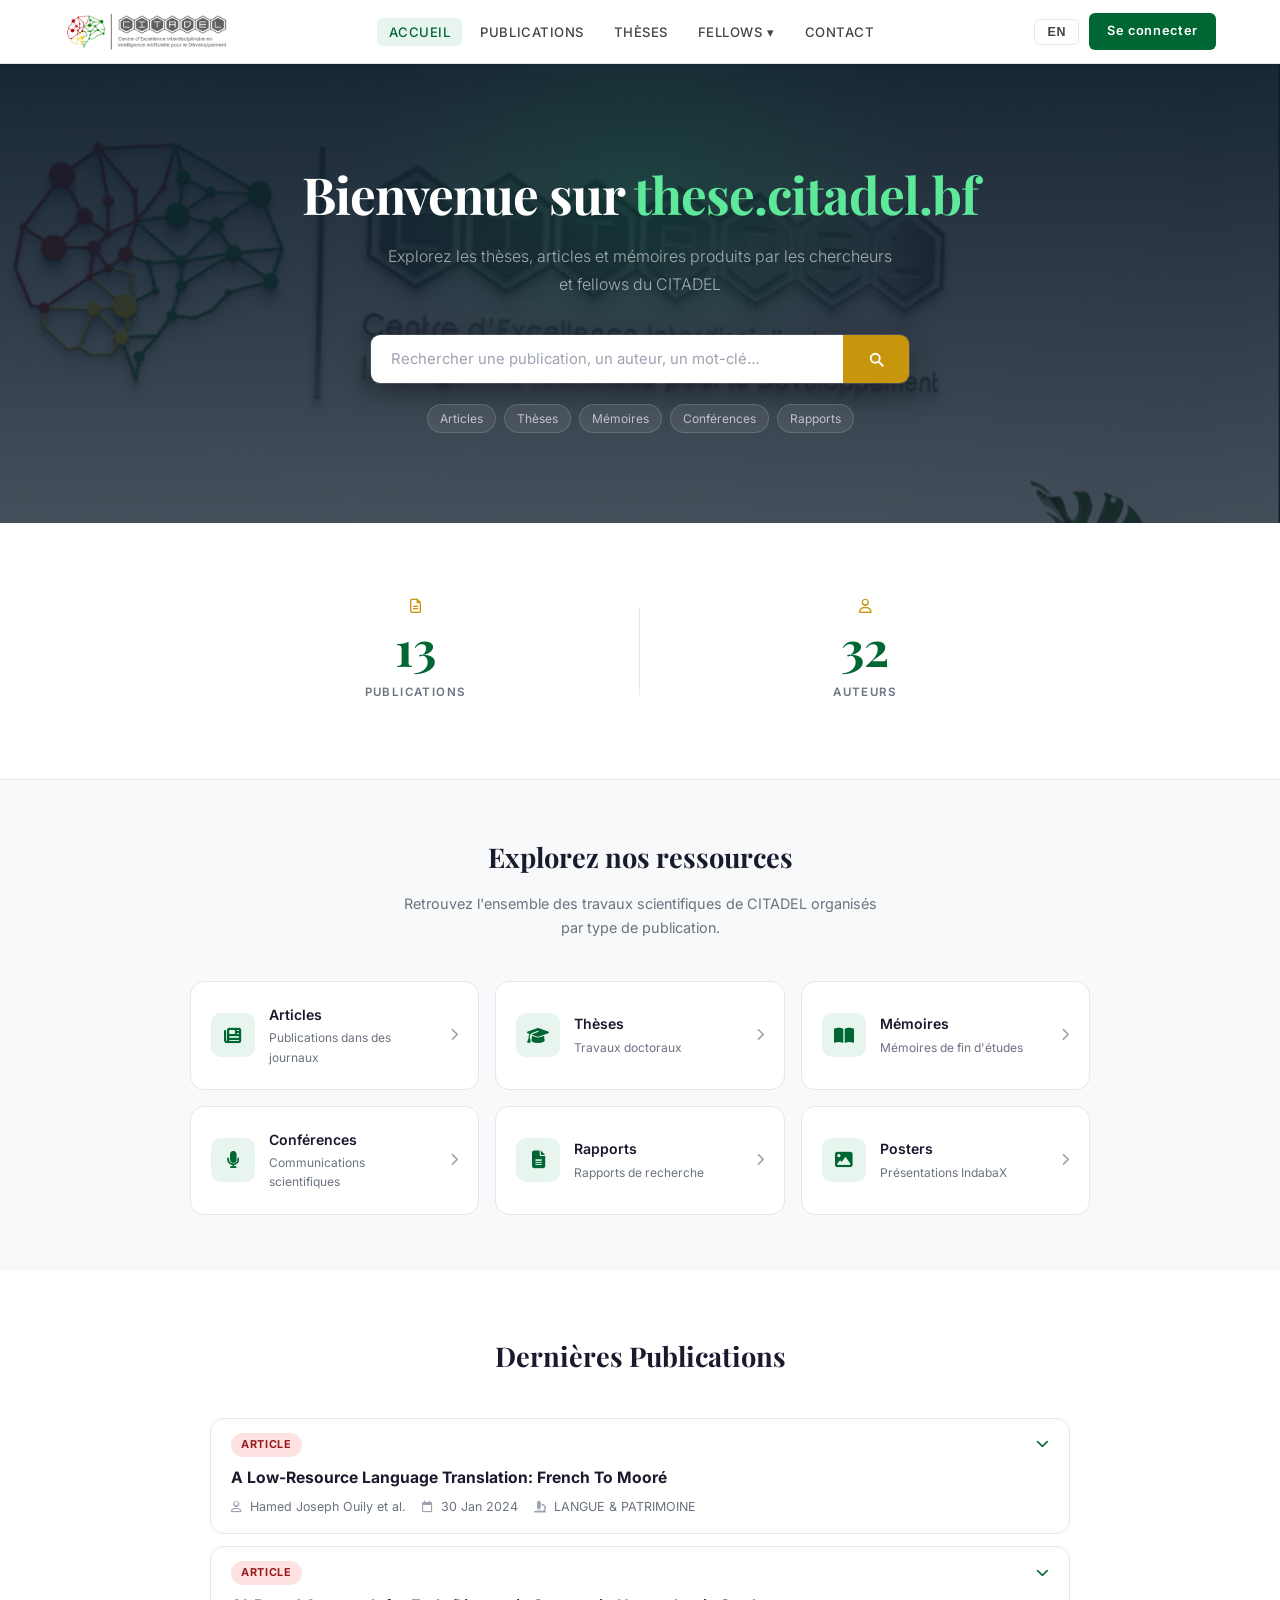
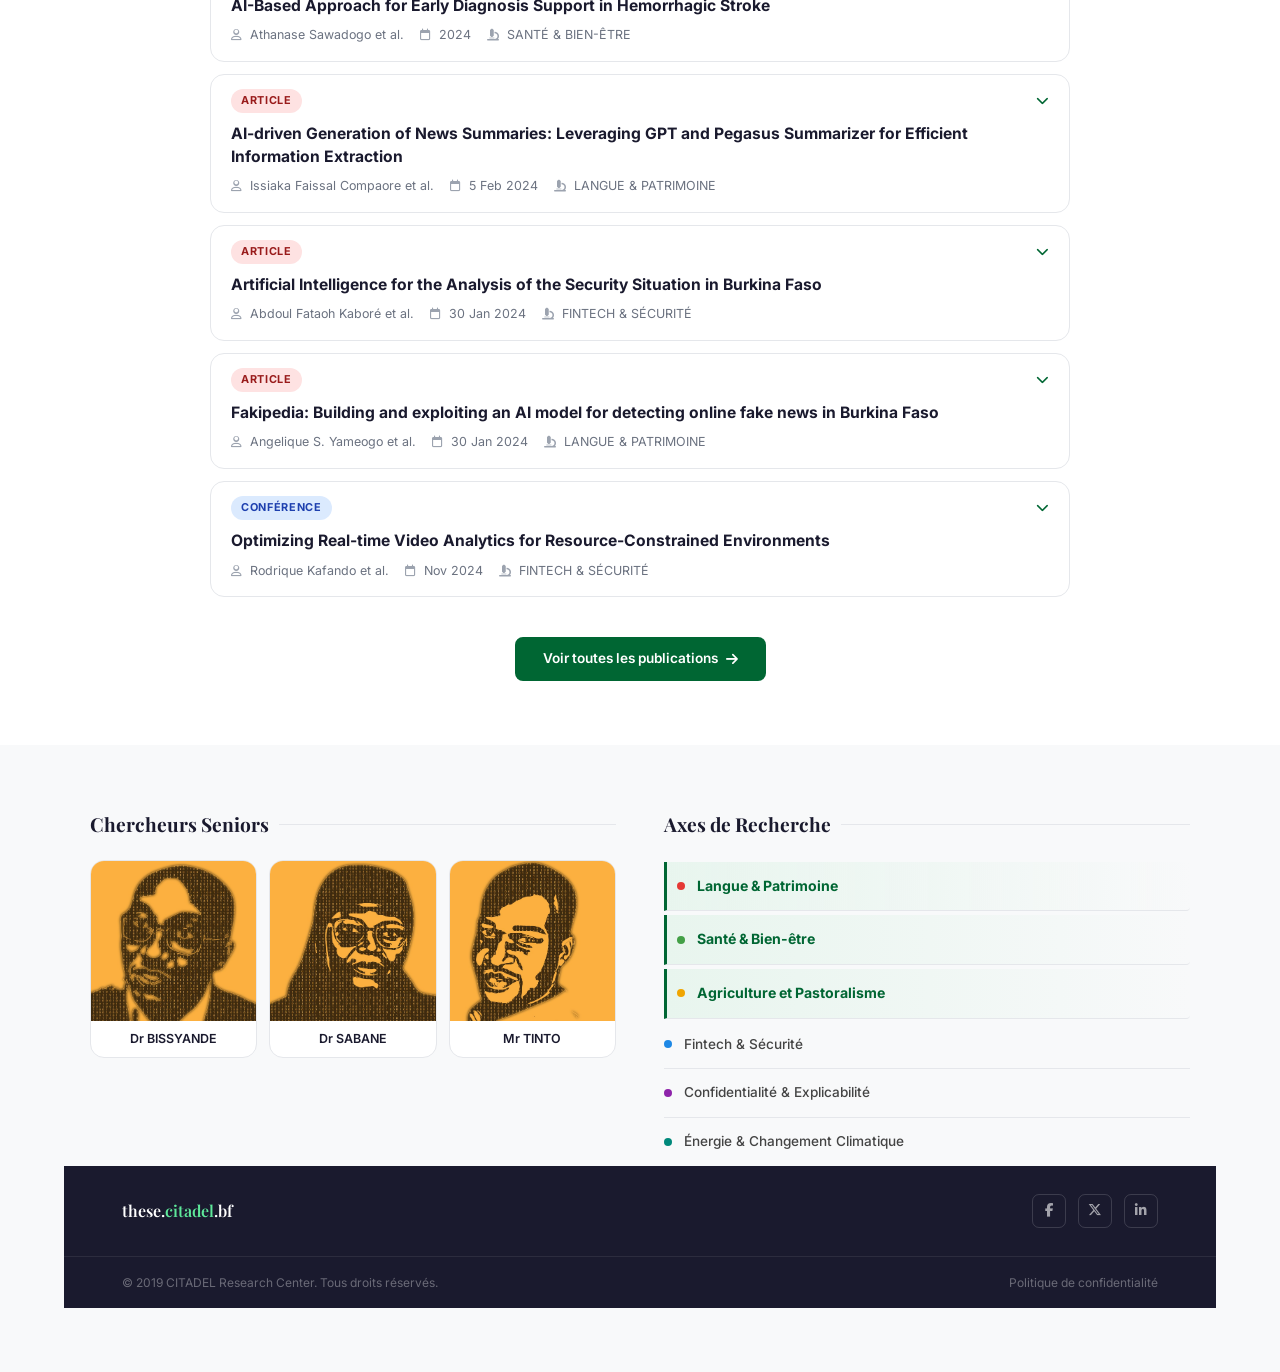
<file: index.html>
<!DOCTYPE html>
<html lang="fr">
<head>
  <meta charset="UTF-8" />
  <meta name="viewport" content="width=device-width, initial-scale=1.0" />
  <title>these.citadel.bf – Portail des publications scientifiques</title>
  <link rel="preconnect" href="https://fonts.googleapis.com" />
  <link rel="preconnect" href="https://fonts.gstatic.com" crossorigin />
  <link href="https://fonts.googleapis.com/css2?family=Inter:wght@300;400;500;600;700&family=Playfair+Display:wght@600;700&display=swap" rel="stylesheet" />
  <link rel="stylesheet" href="https://cdnjs.cloudflare.com/ajax/libs/font-awesome/6.5.0/css/all.min.css" />

  <style>
    /* ── Reset & Variables ── */
    *, *::before, *::after { box-sizing: border-box; margin: 0; padding: 0; }
    html { scroll-behavior: smooth; }

    :root {
      --green:        #006633;
      --green-light:  #008844;
      --green-pale:   #e8f5ee;
      --gold:         #C8960C;
      --gold-light:   #f0b429;
      --dark:         #1A1A2E;
      --gray-dark:    #444;
      --gray:         #6B7280;
      --gray-light:   #9CA3AF;
      --border:       #E5E7EB;
      --bg:           #F8F9FA;
      --white:        #ffffff;
      --hero-bg:      #0D1B2A;
      --shadow-sm:    0 1px 3px rgba(0,0,0,.08);
      --shadow:       0 4px 16px rgba(0,0,0,.10);
      --shadow-lg:    0 12px 40px rgba(0,0,0,.14);
      --radius:       8px;
      --radius-lg:    14px;
    }

    body {
      font-family: 'Inter', sans-serif;
      color: var(--dark);
      background: var(--white);
      font-size: 15px;
      line-height: 1.6;
      overflow-x: hidden;
    }
    a { text-decoration: none; color: inherit; }
    img { max-width: 100%; display: block; }

    /* ── NAVBAR ── */
    .navbar {
      position: sticky;
      top: 0;
      z-index: 200;
      background: var(--white);
      border-bottom: 1px solid var(--border);
      height: 64px;
      display: flex;
      align-items: center;
      padding: 0 5%;
      justify-content: space-between;
      box-shadow: var(--shadow-sm);
    }
    .navbar-logo {
      display: flex;
      align-items: center;
      gap: 10px;
    }
    .logo-img { height: 40px; width: auto; object-fit: contain; }

    .navbar-nav {
      display: flex;
      align-items: center;
      gap: 6px;
      list-style: none;
    }
    .navbar-nav a {
      font-size: .82rem;
      font-weight: 500;
      letter-spacing: .04em;
      text-transform: uppercase;
      color: var(--gray-dark);
      padding: 6px 12px;
      border-radius: 6px;
      transition: color .2s, background .2s;
    }
    .navbar-nav a:hover,
    .navbar-nav a.active { color: var(--green); background: var(--green-pale); }

    /* Dropdown */
    .nav-dropdown { position: relative; }
    .nav-dropdown-menu {
      display: none;
      position: absolute;
      top: calc(100% + 8px);
      left: 0;
      background: var(--white);
      border: 1px solid var(--border);
      border-radius: var(--radius);
      box-shadow: var(--shadow-lg);
      min-width: 220px;
      overflow: hidden;
      z-index: 300;
    }
    .nav-dropdown:hover .nav-dropdown-menu { display: block; }
    .nav-dropdown-menu a {
      display: flex;
      align-items: center;
      gap: 10px;
      padding: 11px 16px;
      font-size: .83rem;
      color: var(--gray-dark);
      border-bottom: 1px solid var(--border);
      text-transform: none;
      letter-spacing: 0;
      border-radius: 0;
      background: none;
    }
    .nav-dropdown-menu a:last-child { border-bottom: none; }
    .nav-dropdown-menu a:hover { background: var(--green-pale); color: var(--green); }
    .nav-dropdown-menu i { color: var(--green); width: 16px; }

    .navbar-actions {
      display: flex;
      align-items: center;
      gap: 10px;
    }
    .btn-lang {
      background: none;
      border: 1px solid var(--border);
      color: var(--gray-dark);
      padding: 5px 12px;
      border-radius: 6px;
      font-size: .78rem;
      font-weight: 600;
      cursor: pointer;
      letter-spacing: .06em;
      transition: all .2s;
    }
    .btn-lang:hover { border-color: var(--green); color: var(--green); }
    .btn-connect {
      background: var(--green);
      color: var(--white) !important;
      padding: 8px 18px;
      border-radius: 6px;
      font-size: .8rem;
      font-weight: 600;
      letter-spacing: .05em;
      transition: background .2s;
      border: none;
      cursor: pointer;
    }
    .btn-connect:hover { background: var(--green-light); }

    /* Hamburger */
    .menu-toggle {
    display: none;
    background: none;
    border: none;
    cursor: pointer;
    padding: 4px;
    flex-direction: column;
    gap: 5px;
    margin-left: auto;
    }
    .menu-toggle span {
      display: block;
      width: 24px;
      height: 2px;
      background: var(--dark);
      border-radius: 2px;
      transition: transform .3s, opacity .3s;
    }
    .menu-toggle.active span:nth-child(1) { transform: translateY(7px) rotate(45deg); }
    .menu-toggle.active span:nth-child(2) { opacity: 0; }
    .menu-toggle.active span:nth-child(3) { transform: translateY(-7px) rotate(-45deg); }

    /* ── HERO ── */
    .hero {
    position: relative;
    background: 
        linear-gradient(rgba(13,27,42,.95), rgba(13,27,42,.75)),
        url('assets/images/Capture_d.png') center/cover no-repeat;
    overflow: hidden;
    padding: 100px 5% 90px;
    text-align: center;
    }

    /* Grille de points — signature visuelle */
    .hero::before {
      content: '';
      position: absolute;
      inset: 0;
      background-image:
        radial-gradient(circle, rgba(0,102,51,.35) 1px, transparent 1px);
      background-size: 32px 32px;
      pointer-events: none;
    }

    /* Lueur verte subtile */
    .hero::after {
      content: '';
      position: absolute;
      top: -80px;
      left: 50%;
      transform: translateX(-50%);
      width: 600px;
      height: 400px;
      background: radial-gradient(ellipse, rgba(0,136,68,.18) 0%, transparent 70%);
      pointer-events: none;
    }

    .hero-content {
      position: relative;
      z-index: 1;
      max-width: 780px;
      margin: 0 auto;
    }

    .hero-eyebrow {
      display: inline-flex;
      align-items: center;
      gap: 8px;
      background: rgba(0,102,51,.25);
      border: 1px solid rgba(0,102,51,.4);
      color: #5EE89A;
      font-size: .75rem;
      font-weight: 600;
      letter-spacing: .1em;
      text-transform: uppercase;
      padding: 5px 14px;
      border-radius: 20px;
      margin-bottom: 28px;
    }
    .hero-eyebrow::before {
      content: '';
      width: 6px;
      height: 6px;
      background: #5EE89A;
      border-radius: 50%;
      animation: pulse 2s infinite;
    }
    @keyframes pulse {
      0%, 100% { opacity: 1; transform: scale(1); }
      50% { opacity: .5; transform: scale(1.3); }
    }

    .hero h1 {
      font-family: 'Playfair Display', serif;
      font-size: clamp(2rem, 5vw, 3.2rem);
      font-weight: 700;
      color: var(--white);
      line-height: 1.2;
      margin-bottom: 18px;
      letter-spacing: -.02em;
    }
    .hero h1 .accent { color: #5EE89A; }

    .hero p {
      font-size: 1rem;
      color: rgba(255,255,255,.6);
      max-width: 520px;
      margin: 0 auto 36px;
      font-weight: 300;
      line-height: 1.7;
    }

    .hero-search {
      display: flex;
      max-width: 540px;
      margin: 0 auto 20px;
      border-radius: 10px;
      overflow: hidden;
      box-shadow: 0 8px 32px rgba(0,0,0,.3);
      border: 1px solid rgba(255,255,255,.1);
    }
    .hero-search input {
      flex: 1;
      padding: 15px 20px;
      border: none;
      outline: none;
      font-family: 'Inter', sans-serif;
      font-size: .93rem;
      color: var(--dark);
      background: var(--white);
    }
    .hero-search input::placeholder { color: var(--gray-light); }
    .hero-search button {
      background: var(--gold);
      border: none;
      padding: 0 24px;
      cursor: pointer;
      display: flex;
      align-items: center;
      justify-content: center;
      transition: background .2s;
    }
    .hero-search button:hover { background: var(--gold-light); }
    .hero-search button svg { width: 18px; height: 18px; fill: white; }

    .hero-tags {
      display: flex;
      gap: 8px;
      justify-content: center;
      flex-wrap: wrap;
    }
    .hero-tag {
      background: rgba(255,255,255,.08);
      border: 1px solid rgba(255,255,255,.15);
      color: rgba(255,255,255,.65);
      font-size: .75rem;
      padding: 4px 12px;
      border-radius: 20px;
      cursor: pointer;
      transition: all .2s;
    }
    .hero-tag:hover {
      background: rgba(0,102,51,.3);
      border-color: #5EE89A;
      color: #5EE89A;
    }

    /* ── STATS ── */
    .stats-section {
      background: var(--white);
      padding: 56px 5%;
      border-bottom: 1px solid var(--border);
    }
    .stats-inner {
      max-width: 900px;
      margin: 0 auto;
      display: grid;
      grid-template-columns: repeat(2, 1fr);
    }
    .stat-item {
      text-align: center;
      padding: 20px 32px;
      position: relative;
    }
    .stat-item:not(:last-child)::after {
      content: '';
      position: absolute;
      right: 0;
      top: 20%;
      height: 60%;
      width: 1px;
      background: var(--border);
    }
    .stat-num {
      font-family: 'Playfair Display', serif;
      font-size: 3rem;
      font-weight: 700;
      color: var(--green);
      line-height: 1;
      display: block;
      margin-bottom: 8px;
    }
    .stat-label {
      font-size: .72rem;
      font-weight: 600;
      color: var(--gray);
      text-transform: uppercase;
      letter-spacing: .12em;
    }
    .stat-icon {
      display: block;
      font-size: .9rem;
      color: var(--gold);
      margin-bottom: 10px;
    }

    /* ── SECTION TITRE ── */
    .section-header {
      text-align: center;
      margin-bottom: 40px;
    }
    .section-eyebrow {
      font-size: .72rem;
      font-weight: 700;
      letter-spacing: .12em;
      text-transform: uppercase;
      color: var(--gold);
      margin-bottom: 10px;
    }
    .section-title {
      font-family: 'Playfair Display', serif;
      font-size: 1.7rem;
      font-weight: 700;
      color: var(--dark);
      margin-bottom: 12px;
    }
    .section-subtitle {
      font-size: .9rem;
      color: var(--gray);
      max-width: 480px;
      margin: 0 auto;
      line-height: 1.7;
    }

    /* ── EXPLORE ── */
    .explore-section {
      background: var(--bg);
      padding: 56px 5%;
    }
    .explore-grid {
      max-width: 900px;
      margin: 0 auto;
      display: grid;
      grid-template-columns: repeat(3, 1fr);
      gap: 16px;
    }
    .explore-card {
      background: var(--white);
      border: 1px solid var(--border);
      border-radius: var(--radius-lg);
      padding: 22px 20px;
      display: flex;
      align-items: center;
      gap: 14px;
      cursor: pointer;
      transition: all .2s;
      text-decoration: none;
      color: inherit;
    }
    .explore-card:hover {
      border-color: var(--green);
      box-shadow: var(--shadow);
      transform: translateY(-2px);
    }
    .explore-icon {
      width: 44px;
      height: 44px;
      border-radius: 10px;
      background: var(--green-pale);
      display: flex;
      align-items: center;
      justify-content: center;
      font-size: 1.1rem;
      color: var(--green);
      flex-shrink: 0;
    }
    .explore-card-title {
      font-weight: 600;
      font-size: .88rem;
      color: var(--dark);
      margin-bottom: 2px;
    }
    .explore-card-count {
      font-size: .75rem;
      color: var(--gray);
    }
    .explore-arrow {
      margin-left: auto;
      color: var(--gray-light);
      font-size: .8rem;
      transition: transform .2s, color .2s;
    }
    .explore-card:hover .explore-arrow {
      transform: translateX(4px);
      color: var(--green);
    }

    /* ── PUBLICATIONS ── */
    .pubs-section {
      background: var(--white);
      padding: 64px 5%;
    }
    .pubs-inner { max-width: 860px; margin: 0 auto; }

    .pub-list {
    display: flex;
    flex-direction: column;
    gap: 0;
    }
    .pub-item {
      background: var(--white);
      border-bottom: 1px solid var(--border);
      transition: background .15s;
    }
    .pub-item:last-child { border-bottom: none; }
    /* ── Nouvelles cards publications ── */
    .pub-card-new {
    background: var(--white);
    border: 1px solid var(--border);
    border-radius: var(--radius-lg);
    margin-bottom: 12px;
    overflow: hidden;
    transition: box-shadow .2s, border-color .2s;
    }
    .pub-card-new:hover { box-shadow: var(--shadow); border-color: #D1D5DB; }
    .pub-card-top {
    display: flex;
    align-items: center;
    justify-content: space-between;
    padding: 14px 20px 0;
    cursor: pointer;
    }
    .pub-card-badges { display: flex; align-items: center; gap: 10px; flex-wrap: wrap; }
    .pub-theme-badge {
    font-size: .68rem;
    font-weight: 700;
    text-transform: uppercase;
    letter-spacing: .06em;
    padding: 3px 10px;
    border-radius: 20px;
    font-family: 'Inter', sans-serif;
    }
    .pub-id-badge { font-size: .72rem; font-weight: 600; color: var(--gray); font-family: 'Inter', sans-serif; }
    .pub-chevron { color: var(--gray-light); font-size: .8rem; transition: transform .25s; flex-shrink: 0; }
    .pub-card-middle { padding: 10px 20px 16px; cursor: pointer; }
    .pub-card-title-new { font-weight: 700; font-size: .98rem; color: var(--dark); line-height: 1.45; margin-bottom: 8px; }
    .pub-card-meta-new {
    display: flex;
    align-items: center;
    gap: 16px;
    flex-wrap: wrap;
    font-size: .78rem;
    color: var(--gray);
    }
    .pub-card-meta-new i { color: var(--gray-light); margin-right: 4px; font-size: .75rem; }
    .pub-card-body-new {
    display: none;
    padding: 16px 20px 20px;
    border-top: 1px solid var(--border);
    background: var(--light);
    }
    .pub-card-body-new.open { display: block; }
    .pub-header {
      display: flex;
      align-items: center;
      padding: 18px 22px;
      cursor: pointer;
      gap: 14px;
    }
    .pub-header:hover { background: var(--bg); }
    .pub-type-dot {
      width: 8px;
      height: 8px;
      border-radius: 50%;
      background: var(--green);
      flex-shrink: 0;
    }
    .pub-info { flex: 1; min-width: 0; }
    .pub-title {
      font-weight: 600;
      font-size: .92rem;
      color: var(--dark);
      margin-bottom: 4px;
      line-height: 1.4;
    }
    .pub-meta {
      font-size: .78rem;
      color: var(--gray);
    }
    .pub-badge {
      font-size: .65rem;
      font-weight: 700;
      text-transform: uppercase;
      letter-spacing: .06em;
      padding: 3px 8px;
      border-radius: 4px;
      background: var(--green-pale);
      color: var(--green);
      flex-shrink: 0;
    }
    .pub-toggle {
      background: none;
      border: 1px solid var(--border);
      color: var(--gray);
      width: 28px;
      height: 28px;
      border-radius: 6px;
      cursor: pointer;
      display: flex;
      align-items: center;
      justify-content: center;
      font-size: .75rem;
      flex-shrink: 0;
      transition: all .2s;
    }
    .pub-toggle:hover { border-color: var(--green); color: var(--green); }
    .pub-body {
      display: none;
      padding: 0 22px 20px 44px;
      border-top: 1px solid var(--border);
    }
    .pub-body.open { display: block; }
    .pub-abstract-label {
      display: inline-block;
      font-size: .68rem;
      font-weight: 700;
      letter-spacing: .08em;
      text-transform: uppercase;
      color: var(--gold);
      border-left: 3px solid var(--gold);
      padding-left: 8px;
      margin: 14px 0 8px;
    }
    .pub-abstract-text {
      font-size: .85rem;
      color: var(--gray-dark);
      line-height: 1.7;
      margin-bottom: 14px;
    }
    .btn-pdf {
      display: inline-flex;
      align-items: center;
      gap: 6px;
      font-size: .78rem;
      font-weight: 600;
      padding: 6px 14px;
      border-radius: 6px;
      background: var(--bg);
      color: var(--gray-dark);
      border: 1px solid var(--border);
      transition: all .2s;
    }
    .btn-pdf:hover { background: var(--green-pale); color: var(--green); border-color: var(--green); }

    .btn-voir-plus {
      text-align: center;
      margin-top: 28px;
    }
    .btn-voir-plus a {
      display: inline-flex;
      align-items: center;
      gap: 8px;
      background: var(--green);
      color: white;
      font-weight: 600;
      font-size: .85rem;
      padding: 11px 28px;
      border-radius: 8px;
      transition: background .2s, transform .2s;
    }
    .btn-voir-plus a:hover { background: var(--green-light); transform: translateY(-1px); }

    /* ── FELLOWS + AXES ── */
    .bottom-section {
      background: var(--bg);
      padding: 64px 5%;
    }
    .bottom-grid {
      max-width: 1100px;
      margin: 0 auto;
      display: grid;
      grid-template-columns: 1fr 1fr;
      gap: 48px;
      align-items: start;
    }

    .sub-title {
      font-family: 'Playfair Display', serif;
      font-size: 1.2rem;
      font-weight: 700;
      color: var(--dark);
      margin-bottom: 20px;
      display: flex;
      align-items: center;
      gap: 10px;
    }
    .sub-title::after {
      content: '';
      flex: 1;
      height: 1px;
      background: var(--border);
    }

    /* Fellows */
    .fellows-row {
      display: flex;
      gap: 12px;
      margin-bottom: 20px;
    }
    .fellow-card-mini {
      flex: 1;
      background: var(--white);
      border: 1px solid var(--border);
      border-radius: var(--radius-lg);
      overflow: hidden;
      text-align: center;
      transition: all .2s;
      cursor: pointer;
    }
    .fellow-card-mini:hover {
      border-color: var(--green);
      box-shadow: var(--shadow);
      transform: translateY(-3px);
    }
    .fellow-avatar {
      width: 100%;
      height: 160px;
      object-fit: cover;
      display: block;
    }
    .fellow-avatar-placeholder {
      width: 100%;
      height: 110px;
      background: var(--green-pale);
      display: flex;
      align-items: center;
      justify-content: center;
      font-size: 2rem;
      color: var(--green);
      opacity: .5;
    }
    .fellow-name {
      font-size: .78rem;
      font-weight: 600;
      color: var(--dark);
      padding: 10px 8px;
      line-height: 1.3;
    }

    .fellows-btns {
      display: flex;
      flex-wrap: wrap;
      gap: 8px;
    }
    .btn-fellows {
      flex: 1;
      min-width: 120px;
      text-align: center;
      background: var(--white);
      border: 1px solid var(--border);
      color: var(--gray-dark);
      font-size: .78rem;
      font-weight: 600;
      padding: 9px 14px;
      border-radius: 7px;
      transition: all .2s;
    }
    .btn-fellows:hover { border-color: var(--green); color: var(--green); background: var(--green-pale); }

    /* Axes */
    .axes-list { display: flex; flex-direction: column; gap: 0; }
    .axe-item {
      display: flex;
      align-items: center;
      gap: 12px;
      padding: 13px 0;
      border-bottom: 1px solid var(--border);
      font-size: .85rem;
      font-weight: 500;
      color: var(--gray-dark);
      cursor: pointer;
      transition: color .2s;
    }
    .axe-item:last-child { border-bottom: none; }
    .axe-item:hover { color: var(--green); }
    .axe-dot {
      width: 8px;
      height: 8px;
      border-radius: 50%;
      flex-shrink: 0;
    }
    .axe-arrow {
      margin-left: auto;
      font-size: .7rem;
      color: var(--gray-light);
      transition: transform .2s, color .2s;
    }
    .axe-item:hover .axe-arrow { transform: translateX(3px); color: var(--green); }
    .axe-item.priority {
    background: linear-gradient(90deg, var(--green-pale), transparent);
    border-left: 3px solid var(--green);
    padding-left: 10px;
    font-weight: 700;
    color: var(--green);
    font-size: .88rem;
    margin: 2px 0;
    border-radius: 0 4px 4px 0;
    }

    /* ── FOOTER ── */
    footer {
      background: var(--dark);
      color: rgba(255,255,255,.7);
    }
    .footer-top {
      display: flex;
      justify-content: space-between;
      align-items: center;
      padding: 28px 5%;
      border-bottom: 1px solid rgba(255,255,255,.08);
      flex-wrap: wrap;
      gap: 16px;
    }
    .footer-brand {
      font-family: 'Playfair Display', serif;
      font-size: 1rem;
      color: var(--white);
      font-weight: 600;
    }
    .footer-brand span { color: #5EE89A; }
    .footer-social { display: flex; gap: 12px; }
    .social-btn {
      width: 34px;
      height: 34px;
      border-radius: 7px;
      border: 1px solid rgba(255,255,255,.15);
      display: flex;
      align-items: center;
      justify-content: center;
      font-size: .85rem;
      color: rgba(255,255,255,.6);
      transition: all .2s;
    }
    .social-btn:hover { border-color: #5EE89A; color: #5EE89A; }
    .footer-bottom {
      display: flex;
      justify-content: space-between;
      align-items: center;
      padding: 16px 5%;
      font-size: .75rem;
      color: rgba(255,255,255,.35);
      flex-wrap: wrap;
      gap: 8px;
    }
    .footer-bottom a { color: rgba(255,255,255,.35); transition: color .2s; }
    .footer-bottom a:hover { color: #5EE89A; }

    /* ── Google Translate ── */
    #google_translate_element { display: none !important; }
    .goog-te-banner-frame { display: none !important; }
    body { top: 0 !important; }
    .skiptranslate { display: none !important; }

    /* ── Responsive ── */
    @media (max-width: 900px) {
      .bottom-grid { grid-template-columns: 1fr; gap: 40px; }
      .explore-grid { grid-template-columns: repeat(2, 1fr); }
    }
    @media (max-width: 640px) {
  .navbar-nav, .navbar-actions { display: none; }
  .navbar-nav.open, .navbar-actions.open {
    display: flex;
    position: fixed;
    top: 64px;
    left: 0; right: 0;
    bottom: 0;
    background: var(--white);
    z-index: 199;
    overflow-y: auto;
  }
  .navbar-nav.open {
    flex-direction: column;
    padding: 8px 5% 0;
    gap: 0;
    height: auto;
  }
  .navbar-nav.open li {
    border-bottom: 1px solid var(--border);
  }
  .navbar-nav.open li a {
    display: block;
    padding: 16px 0;
    font-size: .92rem;
  }
  .navbar-actions.open {
    flex-direction: row;
    align-items: center;
    justify-content: flex-end;
    padding: 12px 5%;
    gap: 10px;
    top: auto;
    bottom: auto;
    position: relative;
    background: var(--white);
  }
  .menu-toggle { display: flex; }
  .stats-inner { grid-template-columns: repeat(2, 1fr); }
  .stat-item { padding: 16px 8px; }
  .explore-grid { grid-template-columns: 1fr; }
  .fellows-row { gap: 8px; }
  .hero { padding: 64px 5% 56px; }
}
  </style>
</head>
<body>

<!-- ══ NAVBAR ══ -->
<header class="navbar">
  <div class="navbar-logo">
    <a href="index.html">
      <img src="assets/images/logo-citadel.png" alt="CITADEL" class="logo-img" />
    </a>
  </div>

  <button class="menu-toggle" aria-label="Menu" onclick="toggleMenu()">
  <span></span><span></span><span></span>
  </button>

  <nav>
    <ul class="navbar-nav" id="mainNav">
      <li><a href="index.html" class="active">Accueil</a></li>
      <li><a href="pages/publications.html">Publications</a></li>
      <li><a href="pages/publications.html?type=Thèse">Thèses</a></li>
      <li class="nav-dropdown">
        <a href="#">Fellows ▾</a>
        <div class="nav-dropdown-menu">
          <a href="pages/fellows.html?role=senior"><i class="fa-solid fa-user-tie"></i> Chercheurs Seniors</a>
          <a href="pages/fellows.html?role=directeur"><i class="fa-solid fa-crown"></i> Directeurs de Recherche</a>
          <a href="pages/fellows.html?role=fellow"><i class="fa-solid fa-graduation-cap"></i> Fellows</a>
        </div>
      </li>
      <li><a href="pages/contact.html">Contact</a></li>
    </ul>
  </nav>

  <div class="navbar-actions">
    <div id="google_translate_element" style="display:none"></div>
    <button id="langBtn" class="btn-lang notranslate" onclick="toggleLang()">EN</button>
    <a href="pages/soumettre.html" class="btn-connect" id="btnConnexion">Se connecter</a>
  </div>
</header>

<!-- ══ HERO ══ -->
<section class="hero">
  <div class="hero-content">
    <h1>Bienvenue sur <span class="accent">these.citadel.bf</span></h1>
    <p>Explorez les thèses, articles et mémoires produits par les chercheurs et fellows du CITADEL</p>

    <div class="hero-search">
      <input type="text" id="searchInput" placeholder="Rechercher une publication, un auteur, un mot-clé…" />
      <button onclick="handleSearch()">
        <svg viewBox="0 0 24 24"><path d="M21 21l-4.35-4.35M17 11A6 6 0 1 1 5 11a6 6 0 0 1 12 0z" stroke="white" stroke-width="2.5" stroke-linecap="round" fill="none"/></svg>
      </button>
    </div>

    <div class="hero-tags">
      <span class="hero-tag" onclick="goTo('Article')">Articles</span>
      <span class="hero-tag" onclick="goTo('Thèse')">Thèses</span>
      <span class="hero-tag" onclick="goTo('Mémoire')">Mémoires</span>
      <span class="hero-tag" onclick="goTo('Conférence')">Conférences</span>
      <span class="hero-tag" onclick="goTo('Rapport')">Rapports</span>
    </div>
  </div>
</section>

<!-- ══ STATS ══ -->
<section class="stats-section">
  <div class="stats-inner">
    <div class="stat-item">
      <i class="fa-regular fa-file-lines stat-icon"></i>
      <span class="stat-num" data-target="0" id="statPubs">0</span>
      <span class="stat-label">Publications</span>
    </div>
    <div class="stat-item">
      <i class="fa-regular fa-user stat-icon"></i>
      <span class="stat-num" data-target="0" id="statAuthors">0</span>
      <span class="stat-label">Auteurs</span>
    </div>
  </div>
</section>

<!-- ══ EXPLORER ══ -->
<section class="explore-section">
  <div class="section-header">
    <h2 class="section-title">Explorez nos ressources</h2>
    <p class="section-subtitle">Retrouvez l'ensemble des travaux scientifiques de CITADEL organisés par type de publication.</p>
  </div>

  <div class="explore-grid">
    <a href="pages/publications.html?type=Article" class="explore-card">
      <div class="explore-icon"><i class="fa-solid fa-newspaper"></i></div>
      <div>
        <div class="explore-card-title">Articles</div>
        <div class="explore-card-count">Publications dans des journaux</div>
      </div>
      <i class="fa-solid fa-chevron-right explore-arrow"></i>
    </a>
    <a href="pages/publications.html?type=Thèse" class="explore-card">
      <div class="explore-icon"><i class="fa-solid fa-graduation-cap"></i></div>
      <div>
        <div class="explore-card-title">Thèses</div>
        <div class="explore-card-count">Travaux doctoraux</div>
      </div>
      <i class="fa-solid fa-chevron-right explore-arrow"></i>
    </a>
    <a href="pages/publications.html?type=Mémoire" class="explore-card">
      <div class="explore-icon"><i class="fa-solid fa-book-open"></i></div>
      <div>
        <div class="explore-card-title">Mémoires</div>
        <div class="explore-card-count">Mémoires de fin d'études</div>
      </div>
      <i class="fa-solid fa-chevron-right explore-arrow"></i>
    </a>
    <a href="pages/publications.html?type=Conférence" class="explore-card">
      <div class="explore-icon"><i class="fa-solid fa-microphone"></i></div>
      <div>
        <div class="explore-card-title">Conférences</div>
        <div class="explore-card-count">Communications scientifiques</div>
      </div>
      <i class="fa-solid fa-chevron-right explore-arrow"></i>
    </a>
    <a href="pages/publications.html?type=Rapport" class="explore-card">
      <div class="explore-icon"><i class="fa-solid fa-file-lines"></i></div>
      <div>
        <div class="explore-card-title">Rapports</div>
        <div class="explore-card-count">Rapports de recherche</div>
      </div>
      <i class="fa-solid fa-chevron-right explore-arrow"></i>
    </a>
    <a href="pages/publications.html?type=Poster" class="explore-card">
      <div class="explore-icon"><i class="fa-solid fa-image"></i></div>
      <div>
        <div class="explore-card-title">Posters</div>
        <div class="explore-card-count">Présentations IndabaX</div>
      </div>
      <i class="fa-solid fa-chevron-right explore-arrow"></i>
    </a>
  </div>
</section>

<!-- ══ DERNIÈRES PUBLICATIONS ══ -->
<section class="pubs-section">
  <div class="pubs-inner">
    <div class="section-header">
      <h2 class="section-title">Dernières Publications</h2>
    </div>
    <div class="pub-list" id="pub-list">
      <div class="pub-item">
        <div class="pub-header" onclick="togglePub(this)">
          <div class="pub-type-dot"></div>
          <div class="pub-info">
            <div class="pub-title">Chargement des publications…</div>
          </div>
        </div>
      </div>
    </div>
    <div class="btn-voir-plus">
      <a href="pages/publications.html">Voir toutes les publications <i class="fa-solid fa-arrow-right"></i></a>
    </div>
  </div>
</section>

<!-- ══ FELLOWS + AXES ══ -->
<div class="bottom-section">
  <div class="bottom-grid">

    <!-- Fellows -->
    <div>
      <p class="sub-title">Chercheurs Seniors</p>
      <div class="fellows-row">
        <a class="fellow-card-mini" href="pages/fellows.html?id=bissyande">
        <img src="assets/images/chercheurs/bissyande.png" alt="Dr BISSYANDE" class="fellow-avatar" onerror="this.style.display='none'" />
        <div class="fellow-name">Dr BISSYANDE</div>
        </a>
        <a class="fellow-card-mini" href="pages/fellows.html?id=sabane">
        <img src="assets/images/chercheurs/sabane.png" alt="Dr SABANE" class="fellow-avatar" onerror="this.style.display='none'" />
        <div class="fellow-name">Dr SABANE</div>
        </a>
        <a class="fellow-card-mini" href="pages/fellows.html?id=tinto">
        <img src="assets/images/chercheurs/tinto.png" alt="Mr TINTO" class="fellow-avatar" onerror="this.style.display='none'" />
        <div class="fellow-name">Mr TINTO</div>
        </a>
      </div>
    </div>

    <!-- Axes -->
    <div>
      <p class="sub-title">Axes de Recherche</p>
      <div class="axes-list">
  <div class="axe-item priority">
    <span class="axe-dot" style="background:#e53935"></span>
    Langue &amp; Patrimoine
  </div>
  <div class="axe-item priority">
    <span class="axe-dot" style="background:#43a047"></span>
    Santé &amp; Bien-être
  </div>
  <div class="axe-item priority">
    <span class="axe-dot" style="background:#f0a500"></span>
    Agriculture et Pastoralisme
  </div>
  <div class="axe-item">
    <span class="axe-dot" style="background:#1e88e5"></span>
    Fintech &amp; Sécurité
  </div>
  <div class="axe-item">
    <span class="axe-dot" style="background:#8e24aa"></span>
    Confidentialité &amp; Explicabilité
  </div>
  <div class="axe-item">
    <span class="axe-dot" style="background:#00897b"></span>
    Énergie &amp; Changement Climatique
  </div>
</div>

  </div>
</div>

<!-- ══ FOOTER ══ -->
<footer>
  <div class="footer-top">
    <div class="footer-brand">these.<span>citadel</span>.bf</div>
    <div class="footer-social">
      <a class="social-btn" href="https://web.facebook.com/people/Citadel-uvbf/100072284842721/#" target="_blank"><i class="fa-brands fa-facebook-f"></i></a>
      <a class="social-btn" href="https://x.com/citadel_uvbf" target="_blank"><i class="fa-brands fa-x-twitter"></i></a>
      <a class="social-btn" href="https://bf.linkedin.com/company/citadel-bf" target="_blank"><i class="fa-brands fa-linkedin-in"></i></a>
    </div>
  </div>
  <div class="footer-bottom">
    <span>© 2019 CITADEL Research Center. Tous droits réservés.</span>
    <a href="#">Politique de confidentialité</a>
  </div>
</footer>

<script src="assets/js/supabase-config.js"></script>
<script>
/* ── Compteur animé ── */
function animateCounter(el, target) {
  const duration = 1600;
  const step = Math.ceil(target / (duration / 16));
  let current = 0;
  const timer = setInterval(() => {
    current = Math.min(current + step, target);
    el.textContent = current;
    if (current >= target) clearInterval(timer);
  }, 16);
}

/* ── Intersection observer pour les stats ── */
const observer = new IntersectionObserver(entries => {
  entries.forEach(e => {
    if (e.isIntersecting) {
      const el = e.target;
      animateCounter(el, parseInt(el.dataset.target) || 0);
      observer.unobserve(el);
    }
  });
}, { threshold: 0.5 });

/* ── Chargement dynamique ── */
document.addEventListener('DOMContentLoaded', () => {
  Promise.all([
    fetch('data/publications.json').then(r => r.json()).catch(() => []),
    fetch(`${SUPABASE_URL}/rest/v1/publications?select=*&status=eq.Publié`, {
      headers: { "apikey": SUPABASE_ANON, "Authorization": `Bearer ${SUPABASE_ANON}` }
    }).then(r => r.json()).catch(() => [])
  ]).then(([jsonPubs, supaPubs]) => {
    const pubs = [...jsonPubs, ...supaPubs];

    /* Stats */
    const pubCount = pubs.length;
    const authorNames = new Set();
    pubs.forEach(p => {
      if (Array.isArray(p.authors)) p.authors.forEach(a => authorNames.add(a.name));
      else if (p.authors) p.authors.split(',').forEach(a => authorNames.add(a.trim()));
    });

    document.getElementById('statPubs').dataset.target = pubCount;
    document.getElementById('statAuthors').dataset.target = authorNames.size;
    document.querySelectorAll('.stat-num[data-target]').forEach(el => observer.observe(el));

    /* Publications */
    const combined = [...supaPubs, ...jsonPubs];
    renderPublications(combined.slice(0, 6));  });

  /* Bouton connexion */
  const token = localStorage.getItem("sb_access_token");
  const btn = document.getElementById("btnConnexion");
  if (btn && token) {
    btn.innerHTML = `<i class="fa-solid fa-circle-user"></i>`;
    btn.style.padding = "6px 14px";
    btn.style.fontSize = "1.1rem";
  }
  if (btn) btn.style.opacity = "1";
});

/* ── Rendu publications ── */
/* ══ REMPLACE LA FONCTION renderPublications() DANS index.html ══ */

function renderPublications(pubs) {
  const list = document.getElementById('pub-list');
  if (!list || !pubs.length) return;

  const themeColors = {
    'LANGUE & PATRIMOINE':              { bg: '#EDE9FE', color: '#6D28D9' },
    'SANTÉ & BIEN-ÊTRE':                { bg: '#D1FAE5', color: '#065F46' },
    'AGRICULTURE ET PASTORALISME':      { bg: '#FEF3C7', color: '#92400E' },
    'FINTECH & SÉCURITÉ':               { bg: '#DBEAFE', color: '#1E40AF' },
    'CONFIDENTIALITÉ ET EXPLICABILITÉ': { bg: '#FCE7F3', color: '#9D174D' },
    'ÉNERGIE ET CHANGEMENT CLIMATIQUE': { bg: '#D1FAE5', color: '#065F46' },
  };
  const typeColors = {
    'Article':    { bg: '#FEE2E2', color: '#991B1B' },
    'Thèse':      { bg: '#D1FAE5', color: '#065F46' },
    'Conférence': { bg: '#DBEAFE', color: '#1E40AF' },
    'Rapport':    { bg: '#FEF3C7', color: '#92400E' },
    'Poster':     { bg: '#F3E8FF', color: '#6B21A8' },
    'Mémoire':    { bg: '#CCFBF1', color: '#0F766E' },
  };

  list.innerHTML = pubs.map((pub, i) => {
    const authors = Array.isArray(pub.authors) ? pub.authors.map(a => a.name).join(', ') : (pub.authors || '');
    const themeStyle = themeColors[pub.theme] || typeColors[pub.type] || { bg: '#F3F4F6', color: '#374151' };
    const pubId = `CIT-${pub.year || 2024}-${String(i + 1).padStart(3, '0')}`;

    return `
      <div class="pub-card-new">
        <div class="pub-card-top" onclick="togglePubCard(this)">
          <div class="pub-card-badges">
            <span class="pub-theme-badge" style="background:${(typeColors[pub.type]||{bg:'#F3F4F6'}).bg};color:${(typeColors[pub.type]||{color:'#374151'}).color}">${pub.type}</span>
          </div>
          <i class="fa-solid fa-chevron-down pub-chevron" style="color:var(--green)"></i>
        </div>
        <div class="pub-card-middle" onclick="togglePubCard(this.previousElementSibling)">
          <div class="pub-card-title-new">${pub.title}</div>
          <div class="pub-card-meta-new">
            <span><i class="fa-regular fa-user"></i> ${authors.split(',')[0].trim()}${authors.split(',').length > 1 ? ' et al.' : ''}</span>
            <span><i class="fa-regular fa-calendar"></i> ${pub.date || pub.year}</span>
            ${pub.theme ? `<span><i class="fa-solid fa-microscope"></i> ${pub.theme}</span>` : ''}
          </div>
        </div>
        <div class="pub-card-body-new">
          <p class="pub-abstract-text">${pub.abstract}</p>
          <div style="display:flex;gap:8px;flex-wrap:wrap;margin-top:12px;">
            ${pub.pdf_url ? `<a class="btn-pdf" href="${pub.pdf_url}" target="_blank"><i class="fa-regular fa-file-pdf"></i> PDF</a>` : ''}
            <a class="btn-pdf" href="pages/detail.html?id=${pub.id}" style="background:var(--green-pale);color:var(--green);border-color:rgba(0,102,51,.2)"><i class="fa-solid fa-arrow-up-right-from-square"></i> Détails</a>
          </div>
        </div>
      </div>`;
  }).join('');
}

function togglePubCard(topEl) {
  const card = topEl.closest('.pub-card-new');
  const body = card.querySelector('.pub-card-body-new');
  const chevron = card.querySelector('.pub-chevron');
  body.classList.toggle('open');
  chevron.style.transform = body.classList.contains('open') ? 'rotate(180deg)' : 'rotate(0deg)';
}

/* ── Navigation ── */
function handleSearch() {
  const q = document.getElementById('searchInput').value.trim();
  if (q) window.location.href = `pages/publications.html?q=${encodeURIComponent(q)}`;
}
document.addEventListener('DOMContentLoaded', () => {
  const inp = document.getElementById('searchInput');
  if (inp) inp.addEventListener('keydown', e => { if (e.key === 'Enter') handleSearch(); });
});
function goTo(type) {
  window.location.href = `pages/publications.html?type=${encodeURIComponent(type)}`;
}
function toggleMenu() {
  const nav = document.getElementById('mainNav');
  const actions = document.querySelector('.navbar-actions');
  const btn = document.querySelector('.menu-toggle');
  nav.classList.toggle('open');
  actions.classList.toggle('open');
  btn.classList.toggle('active');
}

/* ── Google Translate ── */
function googleTranslateElementInit() {
  new google.translate.TranslateElement({ pageLanguage: 'fr', includedLanguages: 'fr,en', autoDisplay: false }, 'google_translate_element');
}
function toggleLang() {
  const btn = document.getElementById('langBtn');
  const select = document.querySelector('.goog-te-combo');
  if (!select) return;
  if (btn.textContent === 'EN') { select.value = 'en'; select.dispatchEvent(new Event('change')); btn.textContent = 'FR'; }
  else { select.value = 'fr'; select.dispatchEvent(new Event('change')); btn.textContent = 'EN'; }
}
</script>
<script src="https://translate.google.com/translate_a/element.js?cb=googleTranslateElementInit"></script>

</body>
</html>
</file>
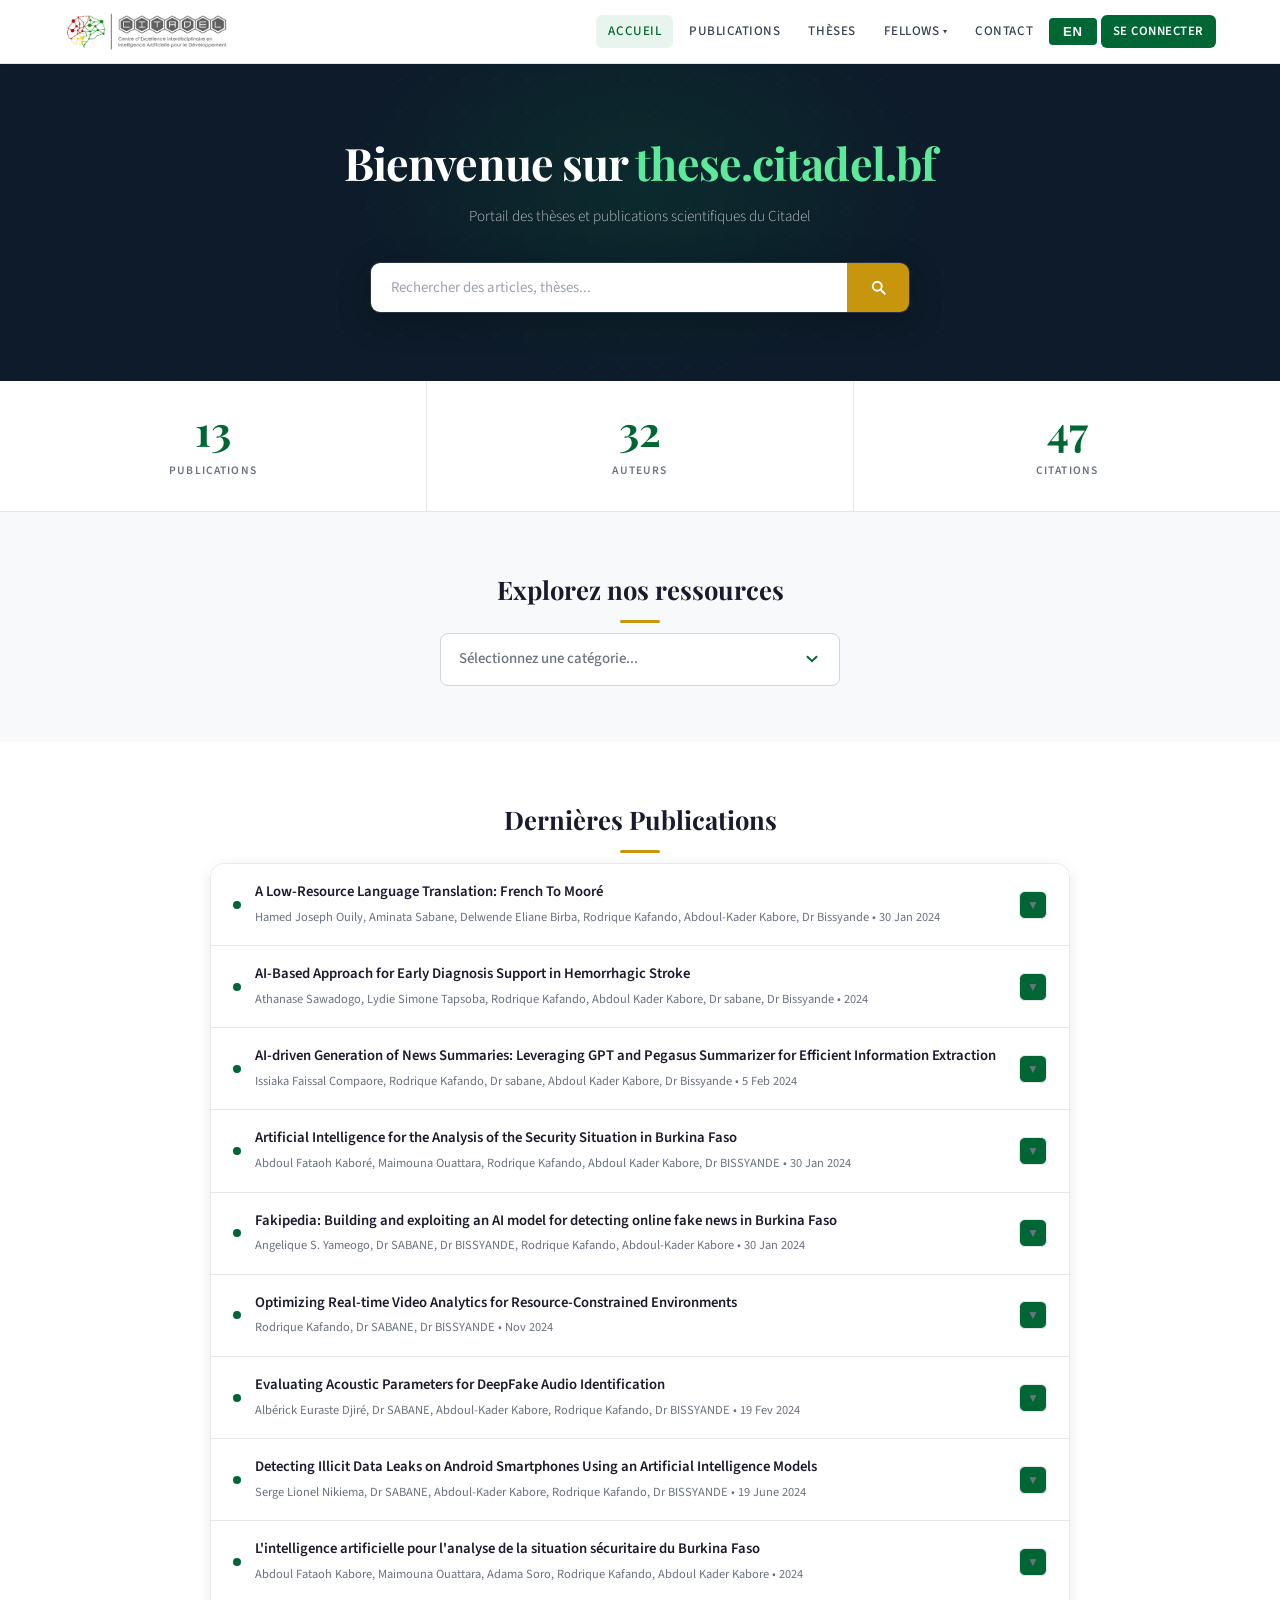
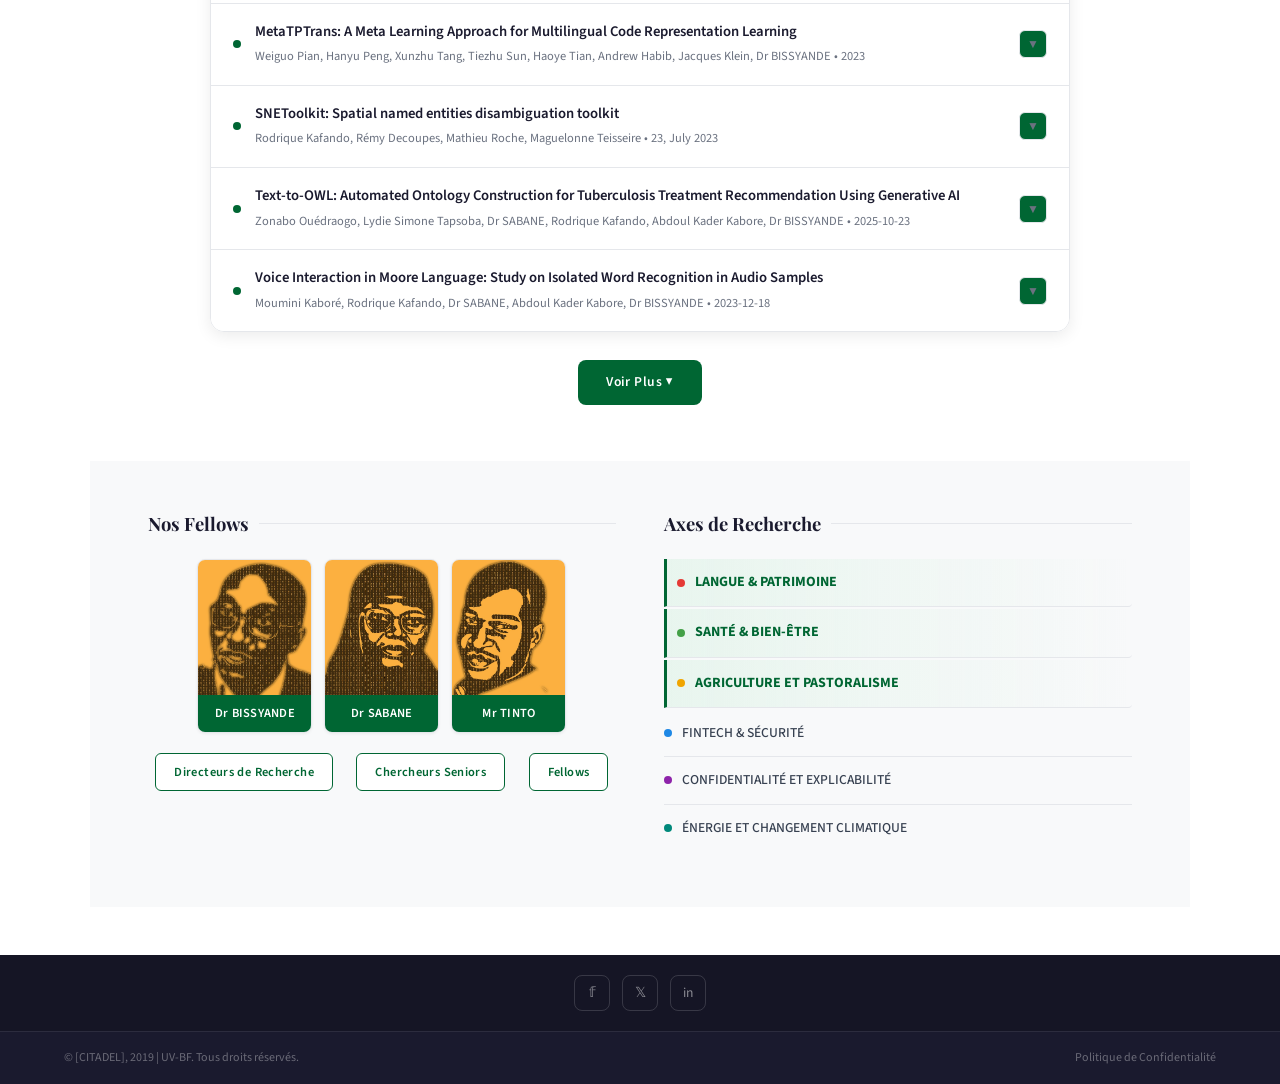
<file: index_old.html>
<!DOCTYPE html>
<html lang="fr">
<head>
  <meta charset="UTF-8" />
  <meta name="viewport" content="width=device-width, initial-scale=1.0" />
  <title>these.citadel.bf – Portail des thèses et publications scientifiques</title>
  <link rel="preconnect" href="https://fonts.googleapis.com" />
  <link rel="preconnect" href="https://fonts.gstatic.com" crossorigin />
  <link href="https://fonts.googleapis.com/css2?family=Playfair+Display:wght@600;700&family=Source+Sans+3:wght@300;400;600;700&display=swap" rel="stylesheet" />
  <link rel="stylesheet" href="https://cdnjs.cloudflare.com/ajax/libs/font-awesome/6.5.0/css/all.min.css" />
  <link rel="stylesheet" href="assets/css/style.css" />
</head>
<body>

<header class="navbar">
  <div class="navbar-logo">
  <a href="index.html">
    <img src="assets/images/logo-citadel.png" alt="CITADEL" class="logo-img" />
  </a>
</div>
<button class="menu-toggle" aria-label="Menu" onclick="toggleMenu()">
    <span></span><span></span><span></span>
  </button>

  <nav id="mainNav">
    <a href="index.html" class="active">Accueil</a>
    <a href="pages/publications.html">Publications</a>
    <a href="pages/publications.html?type=Thèse">Thèses</a>
    <div class="nav-dropdown">
    <a href="#">Fellows ▾</a>
      <div class="nav-dropdown-menu">
        <a href="pages/fellows.html?role=senior"><i class="fa-solid fa-user-tie"></i> Chercheurs Seniors</a>
        <a href="pages/fellows.html?role=directeur"><i class="fa-solid fa-crown"></i> Directeurs de Recherche</a>
        <a href="pages/fellows.html?role=fellow"><i class="fa-solid fa-graduation-cap"></i> Fellows</a>
      </div>
    </div>
    <a href="pages/contact.html">Contact</a>
<div id="google_translate_element" style="display:none"></div>
<button id="langBtn" class="notranslate" onclick="toggleLang()" style="background:var(--green);color:white;border:none;padding:6px 14px;border-radius:4px;font-weight:700;font-size:.82rem;cursor:pointer;letter-spacing:.06em;">EN</button>
<a href="pages/soumettre.html" class="btn-connect" id="btnConnexion">
  SE CONNECTER
</a>
  </nav>
</header>


<section class="hero">
  <div class="hero-content">
<h1>Bienvenue sur <span>these.citadel.bf</span></h1>      
<p>Portail des thèses et publications scientifiques du Citadel</p>
    <div class="search-bar">
<input type="text" placeholder="Rechercher des articles, thèses..." />
      <button>
        <svg viewBox="0 0 24 24"><path d="M21 21l-4.35-4.35M17 11A6 6 0 1 1 5 11a6 6 0 0 1 12 0z" stroke="white" stroke-width="2.5" stroke-linecap="round" fill="none"/></svg>
      </button>
    </div>
  </div>
</section>

<!-- ══ STATS ══ -->
<div class="stats">
  <div class="stat-item">
    <span class="stat-num" data-target="120">0</span>
<span class="stat-label">Publications</span>
  </div>
  <div class="stat-item">
    <span class="stat-num" data-target="20">0</span>
<span class="stat-label">Auteurs</span>
  </div>
  <div class="stat-item">
    <span class="stat-num" data-target="500">0</span>
<span class="stat-label">Citations</span>
  </div>
</div>

<!-- ══ EXPLORE ══ -->
<section class="explore">
<h2 class="section-title">Explorez nos ressources</h2>
  <div class="custom-select-wrapper">
    <div class="custom-select" id="categorySelect">
      <div class="select-selected" onclick="toggleDropdown()">
<span id="selectLabel">Sélectionnez une catégorie...</span>
        <svg class="select-arrow" id="selectArrow" viewBox="0 0 24 24" fill="none" stroke="currentColor" stroke-width="2.5" stroke-linecap="round"><polyline points="6 9 12 15 18 9"/></svg>
      </div>
      <ul class="select-options" id="selectOptions">
        <li onclick="selectCategory(event, 'Articles')"> Articles</li>
        <li onclick="selectCategory(event, 'Thèses')"> Thèses</li>
        <li onclick="selectCategory(event, 'Mémoires')"> Mémoires</li>
        <li onclick="selectCategory(event, 'Rapports')"> Rapports</li>
        <li onclick="selectCategory(event, 'Posters')"> Posters</li>
      </ul>
    </div>
  </div>
</section>

<!-- ══ PUBLICATIONS ══ -->
<section class="publications">
<h2 class="section-title">Dernières Publications</h2>
  <div class="pub-list" id="pub-list">

    <!-- Les publications sont chargées dynamiquement depuis data/publications.json -->
    <!-- Fallback statique si le JSON n'est pas disponible -->

    <div class="pub-item">
      <div class="pub-header" onclick="togglePub(this)">
        <div class="pub-dot"></div>
        <span class="pub-title">Evaluating Acoustic Parameters for DeepFake Detection in Audio Signals</span>
        <span class="pub-meta">Abeeze Burpte Dire, 30 Jan 2024</span>
        <button class="pub-toggle">▼</button>
      </div>
      <div class="pub-body">
        <span class="pub-abstract-label">Abstract</span>
        <p class="pub-abstract-text">This study evaluates acoustic parameters for detecting deepfake audio signals, analyzing spectral and temporal features to distinguish authentic from synthetic speech. Results show high accuracy using MFCC and pitch variation metrics.</p>
        <a class="btn-pdf" href="#">📄 PDF</a>
      </div>
    </div>

    <div class="pub-item">
      <div class="pub-header" onclick="togglePub(this)">
        <div class="pub-dot"></div>
        <span class="pub-title">Text-to-OWL: Automated Ontology Construction from Natural Language Text</span>
        <span class="pub-meta">Zénabo Ouédraogo, 2023</span>
        <button class="pub-toggle">▼</button>
      </div>
      <div class="pub-body">
        <span class="pub-abstract-label">Abstract</span>
        <p class="pub-abstract-text">Presents an automated pipeline converting unstructured text into OWL ontologies using NLP and transformer-based models. Evaluated on domain-specific corpora with promising precision and recall scores.</p>
        <a class="btn-pdf" href="#">📄 PDF</a>
      </div>
    </div>

    <div class="pub-item">
      <div class="pub-header" onclick="togglePub(this)">
        <div class="pub-dot"></div>
        <span class="pub-title">Voice Interaction in Moore Language: A Speech Recognition Approach</span>
        <span class="pub-meta">Rodrigue KABANGO, December, 2023</span>
        <button class="pub-toggle">▼</button>
      </div>
      <div class="pub-body">
        <span class="pub-abstract-label">Abstract</span>
        <p class="pub-abstract-text">Proposes a speech recognition system adapted to the Moore language (spoken in Burkina Faso), addressing data scarcity with transfer learning and data augmentation techniques. Achieves competitive word error rates.</p>
        <a class="btn-pdf" href="#">📄 PDF</a>
      </div>
    </div>

    <div class="pub-item">
      <div class="pub-header" onclick="togglePub(this)">
        <div class="pub-dot"></div>
        <span class="pub-title">Detecting Illicit Data Leaks on Android Applications</span>
        <span class="pub-meta">Serge Lionel Nikiema, December, 2024</span>
        <button class="pub-toggle">▼</button>
      </div>
      <div class="pub-body">
        <span class="pub-abstract-label">Abstract</span>
        <p class="pub-abstract-text">Introduces a static and dynamic analysis framework for detecting unauthorized data exfiltration in Android apps, identifying sensitive API misuse and network leaks across a large app corpus.</p>
        <a class="btn-pdf" href="#">📄 PDF</a>
      </div>
    </div>

    <div class="pub-item" id="featured-pub">
      <div class="pub-header" onclick="togglePub(this)">
        <div class="pub-dot" style="background:var(--red)"></div>
        <span class="pub-title">AI-Based Approach for Early Diagnosis of Hemorrhagic Stroke</span>
        <span class="pub-meta">Serge Lionel Nikiema, December, 2022</span>
        <button class="pub-toggle" style="background:var(--red)">▼</button>
      </div>
      <div class="pub-body open">
        <span class="pub-abstract-label" style="background:var(--red)">Abstract</span>
        <p class="pub-abstract-text">A hemorrhagic stroke is a life-threatening medical condition that happens when a blood vessel in your brain ruptures and bleeds — it constitutes a burden on health services and the victim's family. The current definitive diagnosis of stroke is based on brain scanning and AI-assisted methods are explored to accelerate detection.</p>
        <a class="btn-pdf" href="#">📄 PDF</a>
      </div>
    </div>

  </div>
  <div class="btn-voir-plus">
    <a href="pages/publications.html">Voir Plus ▼</a>
  </div>
</section>

<!-- ══ CHERCHEURS + AXES ══ -->
<div style="background:var(--white); padding: 0 5% 48px;">
  <div class="bottom-section" style="padding-top:48px;">

    <div>
<p class="sub-title">Nos Fellows</p>
      <div class="chercheurs-grid">
        <div class="chercheur-card">
          <div class="chercheur-avatar">
            <img src="assets/images/chercheurs/bissyande.png" alt="Dr BISSYANDE" />
          </div>
          <span class="chercheur-name">Dr BISSYANDE</span>
        </div>
        <div class="chercheur-card">
          <div class="chercheur-avatar">
            <img src="assets/images/chercheurs/sabane.png" alt="Dr SABANE" />
          </div>
          <span class="chercheur-name">Dr SABANE</span>
        </div>
        <div class="chercheur-card">
          <div class="chercheur-avatar">
            <img src="assets/images/chercheurs/tinto.png" alt="Mr TINTO" />
          </div>
          <span class="chercheur-name">Mr TINTO</span>
        </div>
      </div>
      <div style="display:flex;gap:8px;justify-content:center;flex-wrap:wrap;">
      <a class="btn-all-chercheurs" href="pages/fellows.html?role=directeur">Directeurs de Recherche</a>
      <a class="btn-all-chercheurs" href="pages/fellows.html?role=senior">Chercheurs Seniors</a>
      <a class="btn-all-chercheurs" href="pages/fellows.html?role=fellow">Fellows</a>
    </div>
    </div>

    <div>
<p class="sub-title">Axes de Recherche</p>
      <div class="axes-list">
        <div class="axe-item priority"><span class="axe-dot" style="background:#e53935"></span>LANGUE &amp; PATRIMOINE</div>
        <div class="axe-item priority"><span class="axe-dot" style="background:#43a047"></span>SANTÉ &amp; BIEN-ÊTRE</div>
        <div class="axe-item priority"><span class="axe-dot" style="background:#f0a500"></span>AGRICULTURE ET PASTORALISME</div>
        <div class="axe-item"><span class="axe-dot" style="background:#1e88e5"></span>FINTECH &amp; SÉCURITÉ</div>
        <div class="axe-item"><span class="axe-dot" style="background:#8e24aa"></span>CONFIDENTIALITÉ ET EXPLICABILITÉ</div>
        <div class="axe-item"><span class="axe-dot" style="background:#00897b"></span>ÉNERGIE ET CHANGEMENT CLIMATIQUE</div>
      </div>
    </div>

  </div>
</div>

<!-- ══ FOOTER ══ -->
<footer>
  <div class="footer-social">
    <a class="social-link" href="https://web.facebook.com/people/Citadel-uvbf/100072284842721/#" target="_blank" title="Facebook">𝕗</a>
    <a class="social-link" href="https://x.com/citadel_uvbf" target="_blank" title="X / Twitter">𝕏</a>
    <a class="social-link" href="https://bf.linkedin.com/company/citadel-bf" target="_blank" title="LinkedIn">in</a>
  </div>
  <div class="footer-bottom">
<span>© [CITADEL], 2019 | UV-BF. Tous droits réservés.</span>
<a href="#">Politique de Confidentialité</a>
  </div>
</footer>
<script src="assets/js/supabase-config.js"></script>
<script>
const SUPABASE_URL  = "https://kajnizlzzpdcmaahnmnf.supabase.co";
const SUPABASE_ANON = "eyJhbGciOiJIUzI1NiIsInR5cCI6IkpXVCJ9.eyJpc3MiOiJzdXBhYmFzZSIsInJlZiI6Imtham5pemx6enBkY21hYWhubW5mIiwicm9sZSI6ImFub24iLCJpYXQiOjE3ODA5OTkzMTAsImV4cCI6MjA5NjU3NTMxMH0.CSaSsaU7xul6FweioT00rvKczbyiacC27f2la7PqUeo";
</script>
<script src="assets/js/main.js"></script>
<script>
function googleTranslateElementInit() {
  new google.translate.TranslateElement({
    pageLanguage: 'fr',
    includedLanguages: 'fr,en',
    autoDisplay: false
  }, 'google_translate_element');
}

function toggleLang() {
  var btn = document.getElementById('langBtn');
  var select = document.querySelector('.goog-te-combo');

  if (!select) return;

  if (btn.textContent === 'EN') {
    select.value = 'en';
    select.dispatchEvent(new Event('change'));
    btn.textContent = 'FR';
  } else {
    select.value = 'fr';
    select.dispatchEvent(new Event('change'));
    btn.textContent = 'EN';
  }
}
</script>
<script src="https://translate.google.com/translate_a/element.js?cb=googleTranslateElementInit"></script>
</script>
<script src="https://translate.google.com/translate_a/element.js?cb=googleTranslateElementInit"></script>
<script>
  // Rediriger vers soumettre.html après confirmation du compte Netlify
  if (window.location.hash && window.location.hash.includes('confirmation_token')) {
    window.location.href = '/pages/soumettre.html' + window.location.hash;
  }
</script>
<script>
document.addEventListener("DOMContentLoaded", () => {
  const token = localStorage.getItem("sb_access_token");
  const btn = document.getElementById("btnConnexion");
  if (btn) {
    if (token) {
      btn.innerHTML = `<i class="fa-solid fa-circle-user" style="font-size:1.6rem;color:white;"></i>`;
      btn.style.background = "var(--green)";
      btn.style.padding = "5px 12px";
      btn.style.display = "flex";
      btn.style.alignItems = "center";
      btn.style.borderRadius = "4px";
    }
    btn.style.opacity = "1";
  }
});
</script>
</body>
</html>
</file>
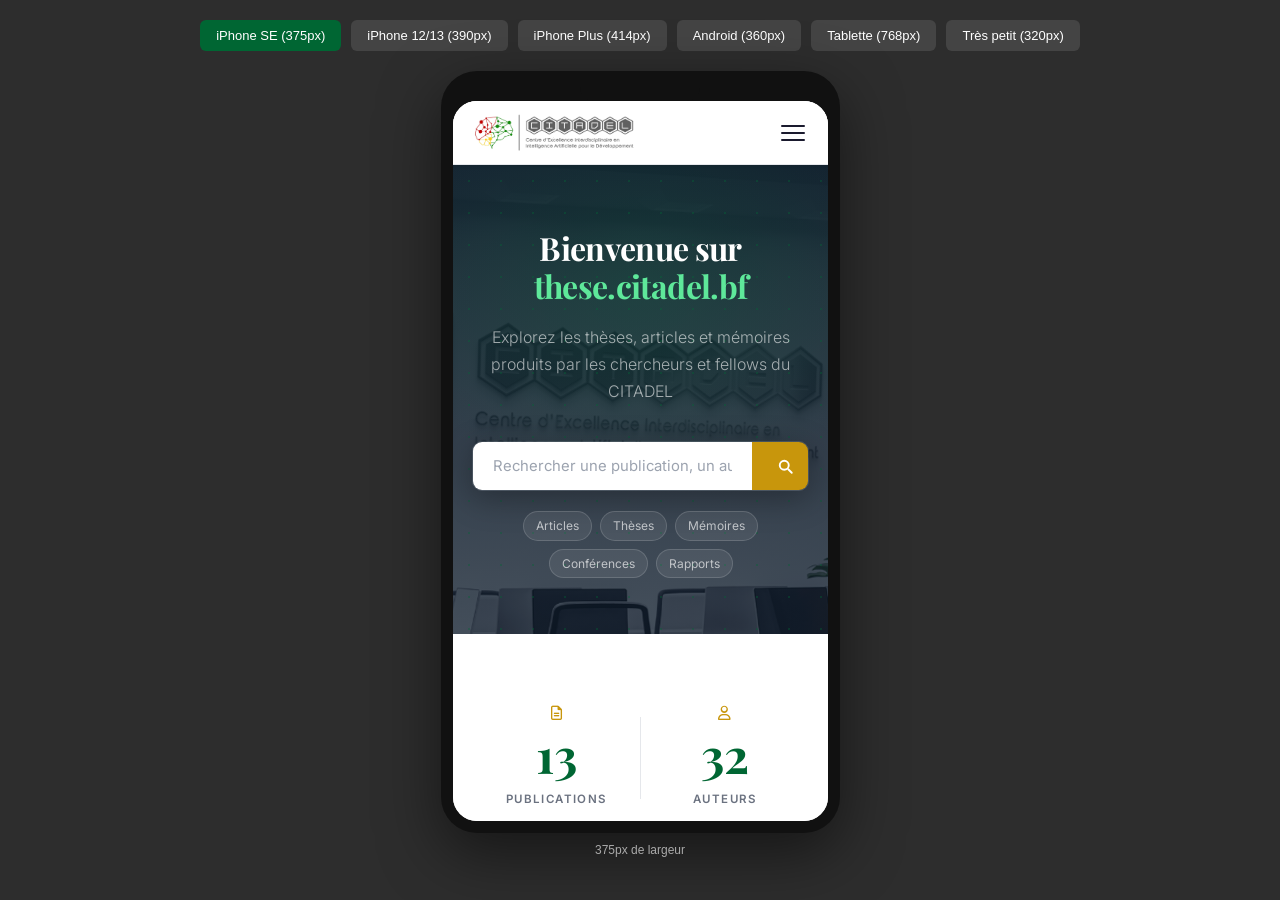
<file: simulator.html>
<!DOCTYPE html>
<html lang="fr">
<head>
<meta charset="UTF-8" />
<title>Simulateur Mobile — these.citadel.bf</title>
<style>
  body {
    margin: 0;
    background: #2d2d2d;
    font-family: -apple-system, sans-serif;
    display: flex;
    flex-direction: column;
    align-items: center;
    padding: 20px;
  }
  .controls {
    display: flex;
    gap: 10px;
    margin-bottom: 20px;
    flex-wrap: wrap;
    justify-content: center;
  }
  .controls button {
    background: #444;
    color: white;
    border: none;
    padding: 8px 16px;
    border-radius: 6px;
    cursor: pointer;
    font-size: 13px;
  }
  .controls button.active { background: #006633; }
  .controls button:hover { background: #555; }
  .controls button.active:hover { background: #008844; }

  .phone-frame {
    background: #111;
    border-radius: 36px;
    padding: 12px;
    box-shadow: 0 20px 60px rgba(0,0,0,.5);
    transition: width .3s ease;
  }
  .phone-notch {
    width: 120px;
    height: 18px;
    background: #111;
    border-radius: 0 0 14px 14px;
    margin: 0 auto;
    position: relative;
    z-index: 10;
  }
  .phone-screen {
    background: white;
    border-radius: 24px;
    overflow: hidden;
    height: 720px;
  }
  iframe {
    width: 100%;
    height: 100%;
    border: none;
  }
  .size-label {
    color: #aaa;
    font-size: 12px;
    text-align: center;
    margin-top: 10px;
  }
</style>
</head>
<body>

<div class="controls">
  <button onclick="setWidth(375, this)" class="active">iPhone SE (375px)</button>
  <button onclick="setWidth(390, this)">iPhone 12/13 (390px)</button>
  <button onclick="setWidth(414, this)">iPhone Plus (414px)</button>
  <button onclick="setWidth(360, this)">Android (360px)</button>
  <button onclick="setWidth(768, this)">Tablette (768px)</button>
  <button onclick="setWidth(320, this)">Très petit (320px)</button>
</div>

<div class="phone-frame" id="phoneFrame" style="width: 375px;">
  <div class="phone-notch"></div>
  <div class="phone-screen">
    <iframe id="previewFrame" src="index.html"></iframe>
  </div>
</div>

<div class="size-label" id="sizeLabel">375px de largeur</div>

<script>
function setWidth(w, btn) {
  document.getElementById('phoneFrame').style.width = w + 'px';
  document.getElementById('sizeLabel').textContent = w + 'px de largeur';
  document.querySelectorAll('.controls button').forEach(b => b.classList.remove('active'));
  btn.classList.add('active');
}
</script>

</body>
</html>
</file>
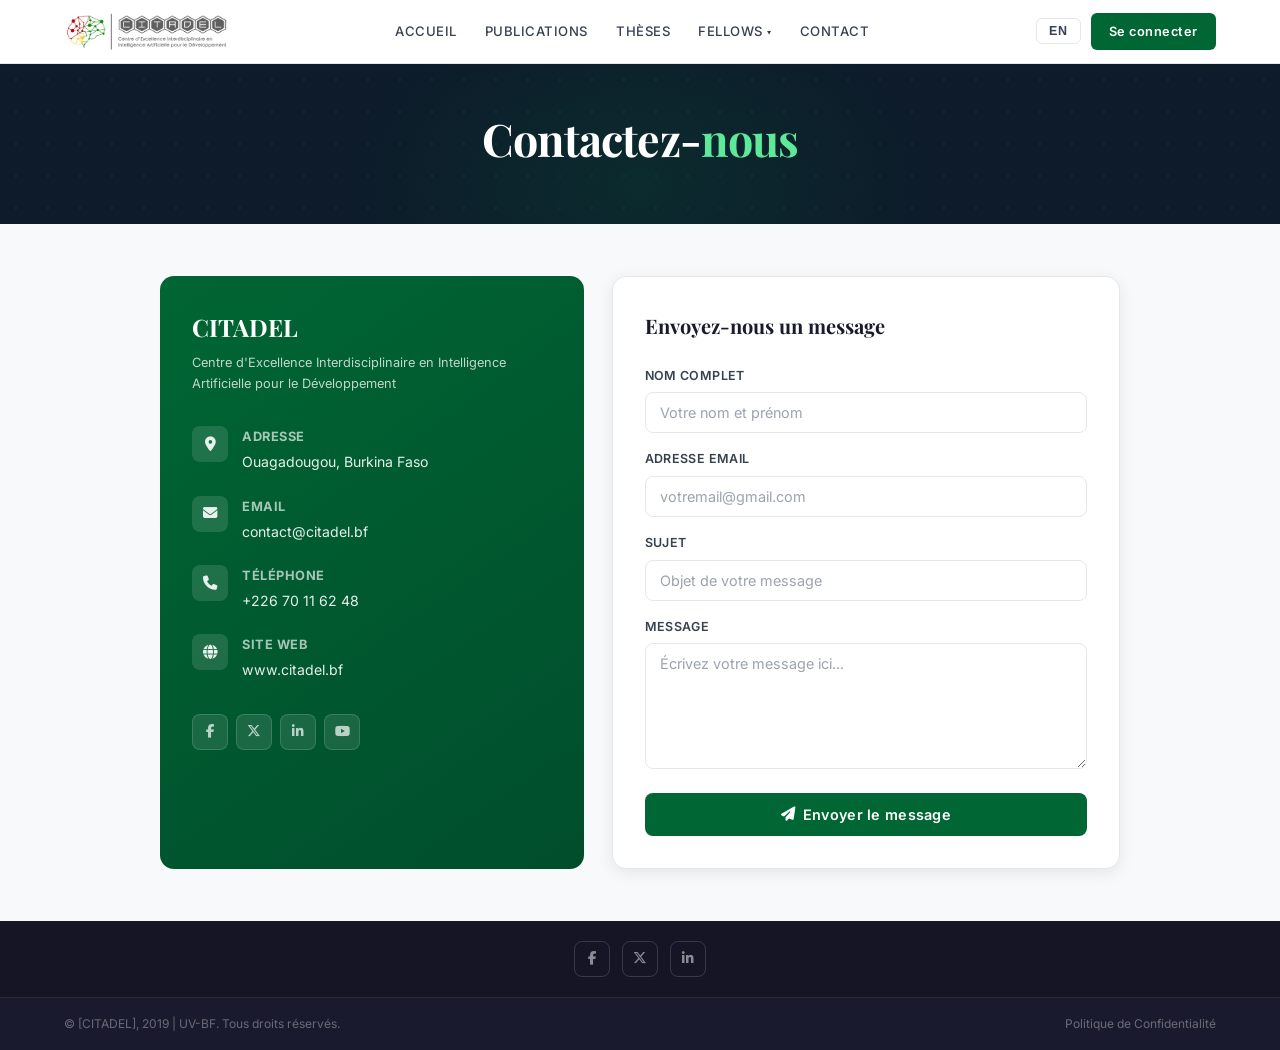
<file: pages/contact.html>
<!DOCTYPE html>
<html lang="fr">
<head>
  <meta charset="UTF-8" />
  <meta name="viewport" content="width=device-width, initial-scale=1.0" />
  <title>Contact — these.citadel.bf</title>
  <link rel="preconnect" href="https://fonts.googleapis.com" />
  <link rel="preconnect" href="https://fonts.gstatic.com" crossorigin />
  <link href="https://fonts.googleapis.com/css2?family=Inter:wght@300;400;500;600;700&family=Playfair+Display:wght@600;700&family=Source+Sans+3:wght@300;400;600;700&display=swap" rel="stylesheet" />
  <link rel="stylesheet" href="https://cdnjs.cloudflare.com/ajax/libs/font-awesome/6.5.0/css/all.min.css" />
  <link rel="stylesheet" href="../assets/css/style.css" />
  <link rel="stylesheet" href="../assets/css/contact.css" />
</head>
<body>

<!-- ══ NAVBAR ══ -->
<header class="navbar">
  <div class="navbar-logo">
    <a href="../index.html">
      <img src="../assets/images/logo-citadel.png" alt="CITADEL" class="logo-img" />
    </a>
  </div>
  <button class="menu-toggle" aria-label="Menu" onclick="toggleMenu()">
    <span></span><span></span><span></span>
  </button>
  <nav>
  <ul class="navbar-nav" id="mainNav">
    <li><a href="../index.html">Accueil</a></li>
    <li><a href="publications.html">Publications</a></li>
    <li><a href="publications.html?type=Thèse">Thèses</a></li>
    <li class="nav-dropdown">
      <a href="#">Fellows ▾</a>
      <div class="nav-dropdown-menu">
        <a href="fellows.html?role=senior"><i class="fa-solid fa-user-tie"></i> Chercheurs Seniors</a>
        <a href="fellows.html?role=directeur"><i class="fa-solid fa-crown"></i> Directeurs de Recherche</a>
        <a href="fellows.html?role=fellow"><i class="fa-solid fa-graduation-cap"></i> Fellows</a>
      </div>
    </li>
    <li><a href="contact.html">Contact</a></li>
  </ul>
</nav>
<div class="navbar-actions">
  <div id="google_translate_element" style="display:none"></div>
  <button id="langBtn" class="btn-lang notranslate" onclick="toggleLang()">EN</button>
  <a href="../pages/soumettre.html" class="btn-connect" id="btnConnexion">Se connecter</a>
</div>
</header>

<!-- ══ HERO ══ -->
<section class="hero" style="padding: 48px 20px 44px;">
  <div class="hero-content">
    <h1>Contactez-<span>nous</span></h1>
  </div>
</section>

<!-- ══ CONTACT ══ -->
<section class="contact-page">
  <div class="contact-container">

    <!-- Colonne gauche : Coordonnées -->
    <div class="contact-info">
      <h2>CITADEL</h2>
      <p class="contact-subtitle">Centre d'Excellence Interdisciplinaire en Intelligence Artificielle pour le Développement</p>

      <div class="info-item">
        <div class="info-icon"><i class="fa-solid fa-location-dot"></i></div>
        <div>
          <strong>Adresse</strong>
          <p>Ouagadougou, Burkina Faso</p>
        </div>
      </div>

      <div class="info-item">
        <div class="info-icon"><i class="fa-solid fa-envelope"></i></div>
        <div>
          <strong>Email</strong>
          <p>contact@citadel.bf</p>
        </div>
      </div>

      <div class="info-item">
        <div class="info-icon"><i class="fa-solid fa-phone"></i></div>
        <div>
          <strong>Téléphone</strong>
          <p>+226 70 11 62 48</p>
        </div>
      </div>

      <div class="info-item">
        <div class="info-icon"><i class="fa-solid fa-globe"></i></div>
        <div>
          <strong>Site web</strong>
          <p>www.citadel.bf</p>
        </div>
      </div>

      <div class="contact-socials">
        <a href="https://web.facebook.com/people/Citadel-uvbf/100072284842721/#" target="_blank" title="Facebook"><i class="fa-brands fa-facebook-f"></i></a>
        <a href="https://x.com/citadel_uvbf" target="_blank" title="X / Twitter"><i class="fa-brands fa-x-twitter"></i></a>
        <a href="https://bf.linkedin.com/company/citadel-bf" target="_blank" title="LinkedIn"><i class="fa-brands fa-linkedin-in"></i></a>
        <a href="#" title="YouTube"><i class="fa-brands fa-youtube"></i></a>
      </div>
    </div>

    <!-- Colonne droite : Formulaire -->
    <div class="contact-form-wrapper">
      <h2>Envoyez-nous un message</h2>
      <div class="contact-form" id="contactForm">
        <div class="form-group">
          <label for="name">Nom complet</label>
          <input type="text" id="name" placeholder="Votre nom et prénom" />
        </div>
        <div class="form-group">
          <label for="email">Adresse email</label>
          <input type="email" id="email" placeholder="votremail@gmail.com" />
        </div>
        <div class="form-group">
          <label for="subject">Sujet</label>
          <input type="text" id="subject" placeholder="Objet de votre message" />
        </div>
        <div class="form-group">
          <label for="message">Message</label>
          <textarea id="message" rows="6" placeholder="Écrivez votre message ici..."></textarea>
        </div>
        <button class="btn-send" onclick="sendMessage()">
          <i class="fa-solid fa-paper-plane"></i> Envoyer le message
        </button>
        <div class="form-success" id="formSuccess">
          <i class="fa-solid fa-circle-check"></i> Votre message a été envoyé avec succès !
        </div>
      </div>
    </div>

  </div>
</section>

<!-- ══ FOOTER ══ -->
<footer>
  <div class="footer-social">
    <a class="social-link" href="https://web.facebook.com/people/Citadel-uvbf/100072284842721/#" target="_blank" title="Facebook"><i class="fa-brands fa-facebook-f"></i></a>
    <a class="social-link" href="https://x.com/citadel_uvbf" target="_blank" title="X / Twitter"><i class="fa-brands fa-x-twitter"></i></a>
    <a class="social-link" href="https://bf.linkedin.com/company/citadel-bf" target="_blank" title="LinkedIn"><i class="fa-brands fa-linkedin-in"></i></a>
  </div>
  <div class="footer-bottom">
    <span>© [CITADEL], 2019 | UV-BF. Tous droits réservés.</span>
    <a href="#">Politique de Confidentialité</a>
  </div>
</footer>

<script>
function sendMessage() {
  const name    = document.getElementById('name').value.trim();
  const email   = document.getElementById('email').value.trim();
  const message = document.getElementById('message').value.trim();
  if (!name || !email || !message) {
    alert('Veuillez remplir tous les champs obligatoires.');
    return;
  }
  document.getElementById('formSuccess').style.display = 'flex';
  document.getElementById('name').value    = '';
  document.getElementById('email').value   = '';
  document.getElementById('subject').value = '';
  document.getElementById('message').value = '';
  setTimeout(() => {
    document.getElementById('formSuccess').style.display = 'none';
  }, 5000);
}

function toggleMenu() {
  const nav = document.querySelector('.navbar-nav');
  const actions = document.querySelector('.navbar-actions');
  const btn = document.querySelector('.menu-toggle');
  if (!nav || !btn) return;
  nav.classList.toggle('open');
  if (actions) actions.classList.toggle('open');
  btn.classList.toggle('active');
}

document.addEventListener('click', (e) => {
  if (e.target.closest('#mainNav a')) {
    const nav = document.getElementById('mainNav');
    const btn = document.querySelector('.menu-toggle');
    if (nav) nav.classList.remove('open');
    if (btn) btn.classList.remove('active');
  }
});

function googleTranslateElementInit() {
  new google.translate.TranslateElement({
    pageLanguage: 'fr',
    includedLanguages: 'fr,en',
    autoDisplay: false
  }, 'google_translate_element');
}

function toggleLang() {
  var btn = document.getElementById('langBtn');
  var select = document.querySelector('.goog-te-combo');
  if (!select) return;
  if (btn.textContent === 'EN') {
    select.value = 'en';
    select.dispatchEvent(new Event('change'));
    btn.textContent = 'FR';
  } else {
    select.value = 'fr';
    select.dispatchEvent(new Event('change'));
    btn.textContent = 'EN';
  }
}

document.addEventListener("DOMContentLoaded", () => {
  const token = localStorage.getItem("sb_access_token");
  const btn = document.getElementById("btnConnexion");
  if (btn) {
    if (token) {
      btn.innerHTML = `<i class="fa-solid fa-circle-user" style="font-size:1.3rem;color:white;"></i>`;
      btn.style.padding = "5px 14px";
      btn.style.display = "flex";
      btn.style.alignItems = "center";
      btn.style.borderRadius = "6px";
    }
    btn.style.opacity = "1";
  }
});
</script>
<script src="https://translate.google.com/translate_a/element.js?cb=googleTranslateElementInit"></script>
</body>
</html>
</file>
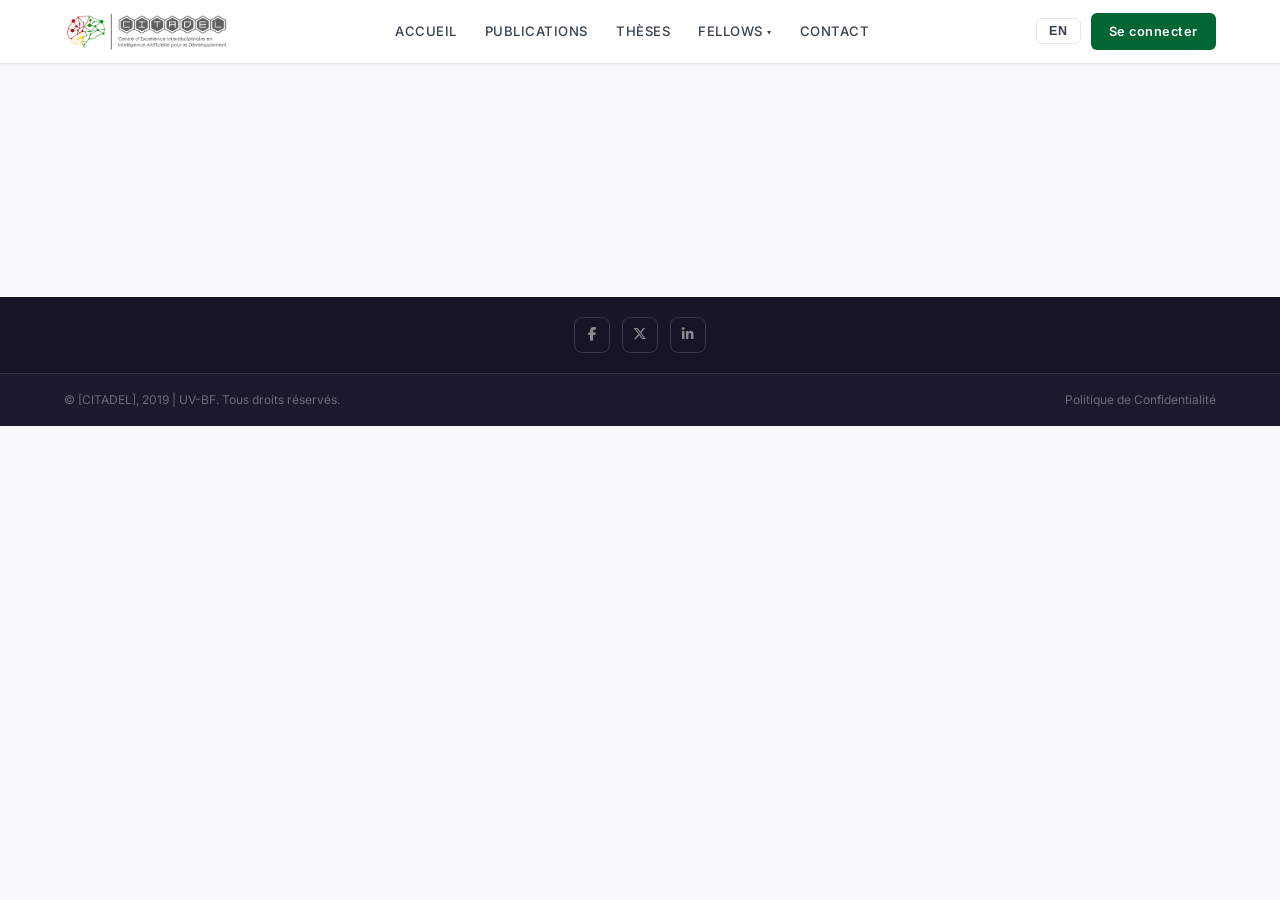
<file: pages/detail.html>
<!DOCTYPE html>
<html lang="fr">
<head>
  <meta charset="UTF-8" />
  <meta name="viewport" content="width=device-width, initial-scale=1.0" />
  <title>Détail Publication — these.citadel.bf</title>
  <link rel="preconnect" href="https://fonts.googleapis.com" />
  <link rel="preconnect" href="https://fonts.gstatic.com" crossorigin />
  <link href="https://fonts.googleapis.com/css2?family=Inter:wght@300;400;500;600;700&family=Playfair+Display:wght@600;700&family=Source+Sans+3:wght@300;400;600;700&display=swap" rel="stylesheet" />
  <link rel="stylesheet" href="https://cdnjs.cloudflare.com/ajax/libs/font-awesome/6.5.0/css/all.min.css" />
  <link rel="stylesheet" href="../assets/css/style.css" />
  <link rel="stylesheet" href="../assets/css/detail.css" />
</head>
<body>

<!-- ══ NAVBAR ══ -->
<header class="navbar">
  <div class="navbar-logo">
    <a href="../index.html">
      <img src="../assets/images/logo-citadel.png" alt="CITADEL" class="logo-img" />
    </a>
  </div>
  <button class="menu-toggle" aria-label="Menu" onclick="toggleMenu()">
    <span></span><span></span><span></span>
  </button>
  <nav>
  <ul class="navbar-nav" id="mainNav">
    <li><a href="../index.html">Accueil</a></li>
    <li><a href="publications.html">Publications</a></li>
    <li><a href="publications.html?type=Thèse">Thèses</a></li>
    <li class="nav-dropdown">
      <a href="#">Fellows ▾</a>
      <div class="nav-dropdown-menu">
        <a href="fellows.html?role=senior"><i class="fa-solid fa-user-tie"></i> Chercheurs Seniors</a>
        <a href="fellows.html?role=directeur"><i class="fa-solid fa-crown"></i> Directeurs de Recherche</a>
        <a href="fellows.html?role=fellow"><i class="fa-solid fa-graduation-cap"></i> Fellows</a>
      </div>
    </li>
    <li><a href="contact.html">Contact</a></li>
  </ul>
</nav>
<div class="navbar-actions">
  <div id="google_translate_element" style="display:none"></div>
  <button id="langBtn" class="btn-lang notranslate" onclick="toggleLang()">EN</button>
  <a href="../pages/soumettre.html" class="btn-connect" id="btnConnexion">Se connecter</a>
</div>
</header>

<!-- ══ CONTENU DÉTAIL ══ -->
<main class="detail-page" id="detailPage" style="opacity:0; transition: opacity 0.4s ease;">
  <p style="text-align:center;padding:60px;color:var(--gray);">Chargement...</p>
</main>

<!-- ══ FOOTER ══ -->
<footer>
  <div class="footer-social">
    <a class="social-link" href="https://web.facebook.com/people/Citadel-uvbf/100072284842721/#" target="_blank" title="Facebook"><i class="fa-brands fa-facebook-f"></i></a>
    <a class="social-link" href="https://x.com/citadel_uvbf" target="_blank" title="X / Twitter"><i class="fa-brands fa-x-twitter"></i></a>
    <a class="social-link" href="https://bf.linkedin.com/company/citadel-bf" target="_blank" title="LinkedIn"><i class="fa-brands fa-linkedin-in"></i></a>
  </div>
  <div class="footer-bottom">
    <span>© [CITADEL], 2019 | UV-BF. Tous droits réservés.</span>
    <a href="#">Politique de Confidentialité</a>
  </div>
</footer>

<script src="../assets/js/supabase-config.js"></script>
<script src="../assets/js/detail.js"></script>
<script>
function googleTranslateElementInit() {
  new google.translate.TranslateElement({
    pageLanguage: 'fr',
    includedLanguages: 'fr,en',
    autoDisplay: false
  }, 'google_translate_element');
}

function toggleLang() {
  var btn = document.getElementById('langBtn');
  var select = document.querySelector('.goog-te-combo');
  if (!select) return;
  if (btn.textContent === 'EN') {
    select.value = 'en';
    select.dispatchEvent(new Event('change'));
    btn.textContent = 'FR';
  } else {
    select.value = 'fr';
    select.dispatchEvent(new Event('change'));
    btn.textContent = 'EN';
  }
}

function toggleMenu() {
  const nav = document.querySelector('.navbar-nav');
  const actions = document.querySelector('.navbar-actions');
  const btn = document.querySelector('.menu-toggle');
  if (!nav || !btn) return;
  nav.classList.toggle('open');
  if (actions) actions.classList.toggle('open');
  btn.classList.toggle('active');
}

document.addEventListener('click', (e) => {
  if (e.target.closest('#mainNav a')) {
    const nav = document.getElementById('mainNav');
    const btn = document.querySelector('.menu-toggle');
    if (nav) nav.classList.remove('open');
    if (btn) btn.classList.remove('active');
  }
});

document.addEventListener("DOMContentLoaded", () => {
  const token = localStorage.getItem("sb_access_token");
  const btn = document.getElementById("btnConnexion");
  if (btn) {
    if (token) {
      btn.innerHTML = `<i class="fa-solid fa-circle-user" style="font-size:1.3rem;color:white;"></i>`;
      btn.style.padding = "5px 14px";
      btn.style.display = "flex";
      btn.style.alignItems = "center";
      btn.style.borderRadius = "6px";
    }
    btn.style.opacity = "1";
  }
});
</script>
<script src="https://translate.google.com/translate_a/element.js?cb=googleTranslateElementInit"></script>
</body>
</html>
</file>
<file: assets/css/style.css>
/* ── Variables ── */
:root {
  --green:        #006633;
  --green-light:  #008844;
  --green-pale:   #e8f5ee;
  --green-faint:  #f4faf7;
  --gold:         #C8960C;
  --gold-light:   #f0b429;
  --dark:         #1A1A2E;
  --gray-dark:    #374151;
  --gray:         #6B7280;
  --gray-light:   #9CA3AF;
  --light:        #F8F9FA;
  --white:        #ffffff;
  --border:       #E5E7EB;
  --border-dark:  #D1D5DB;
  --shadow-sm:    0 1px 3px rgba(0,0,0,.06);
  --shadow:       0 4px 16px rgba(0,0,0,.08);
  --shadow-lg:    0 12px 40px rgba(0,0,0,.12);
  --radius:       8px;
  --radius-lg:    14px;
  --hero-bg:      #0D1B2A;
}

/* ── Reset ── */
*, *::before, *::after { box-sizing: border-box; margin: 0; padding: 0; }
html { scroll-behavior: smooth; }
body {
  font-family: 'Inter', 'Source Sans 3', sans-serif;
  color: var(--dark);
  background: var(--light);
  font-size: 15px;
  line-height: 1.65;
}
a { text-decoration: none; color: inherit; }
ul { list-style: none; }
img { max-width: 100%; display: block; }

/* ── Navbar ── */
.navbar {
  background: var(--white);
  border-bottom: 1px solid var(--border);
  padding: 0 5%;
  display: flex;
  align-items: center;
  justify-content: space-between;
  height: 64px;
  position: sticky;
  top: 0;
  z-index: 100;
  box-shadow: var(--shadow-sm);
  gap: 16px;
}
.navbar-logo {
  display: flex;
  align-items: center;
  gap: 10px;
}
.logo-img {
  height: 40px;
  width: auto;
  object-fit: contain;
}
.navbar-logo .logo-text {
  font-family: 'Playfair Display', serif;
  font-size: 1.1rem;
  color: var(--green);
  font-weight: 700;
}
.navbar-nav, .navbar nav {
  display: flex;
  align-items: center;
  gap: 4px;
}
.navbar nav a {
  font-weight: 500;
  font-size: .82rem;
  letter-spacing: .04em;
  text-transform: uppercase;
  color: var(--gray-dark);
  transition: color .2s, background .2s;
  position: relative;
  padding: 6px 12px;
  border-radius: 6px;
}
.navbar nav a:hover,
.navbar nav a.active {
  color: var(--green);
  background: var(--green-pale);
}
.navbar nav a::after { display: none; }

/* Bouton connexion */
.btn-connect {
  background: var(--green);
  color: var(--white) !important;
  padding: 8px 18px;
  border-radius: 6px;
  font-weight: 600 !important;
  font-size: .8rem !important;
  letter-spacing: .04em;
  transition: background .2s, transform .15s !important;
  opacity: 0;
}
.btn-connect:hover {
  background: var(--green-light) !important;
  transform: translateY(-1px);
}
.btn-connect::after { display: none !important; }

/* ── Hero ── */
.hero {
  background: var(--hero-bg);
  color: var(--white);
  text-align: center;
  padding: 72px 20px 68px;
  position: relative;
  overflow: hidden;
}

/* Grille de points — signature visuelle */
.hero::before {
  content: '';
  position: absolute;
  inset: 0;
  background-image: radial-gradient(circle, rgba(0,102,51,.3) 1px, transparent 1px);
  background-size: 32px 32px;
  pointer-events: none;
}

/* Lueur verte subtile */
.hero::after {
  content: '';
  position: absolute;
  top: -80px;
  left: 50%;
  transform: translateX(-50%);
  width: 600px;
  height: 400px;
  background: radial-gradient(ellipse, rgba(0,136,68,.15) 0%, transparent 70%);
  pointer-events: none;
}

.hero-content { position: relative; z-index: 1; max-width: 780px; margin: 0 auto; }

.hero h1 {
  font-family: 'Playfair Display', serif;
  font-size: clamp(1.8rem, 4vw, 2.8rem);
  font-weight: 700;
  margin-bottom: 14px;
  letter-spacing: -.02em;
  line-height: 1.2;
  color: var(--white);
}
.hero h1 span { color: #5EE89A; }
.hero p {
  font-size: .95rem;
  opacity: .7;
  margin-bottom: 32px;
  font-weight: 300;
  line-height: 1.7;
  max-width: 520px;
  margin-left: auto;
  margin-right: auto;
}

/* Barre de recherche */
.search-bar {
  display: flex;
  max-width: 540px;
  margin: 0 auto;
  border-radius: 10px;
  overflow: hidden;
  box-shadow: 0 8px 32px rgba(0,0,0,.25);
  border: 1px solid rgba(255,255,255,.1);
}
.search-bar input {
  flex: 1;
  padding: 14px 20px;
  border: none;
  outline: none;
  font-family: 'Inter', 'Source Sans 3', sans-serif;
  font-size: .93rem;
  color: var(--dark);
  background: var(--white);
}
.search-bar input::placeholder { color: var(--gray-light); }
.search-bar button {
  background: var(--gold);
  border: none;
  padding: 0 22px;
  cursor: pointer;
  display: flex;
  align-items: center;
  justify-content: center;
  transition: background .2s;
}
.search-bar button:hover { background: var(--gold-light); }
.search-bar button svg { width: 18px; height: 18px; fill: white; }

/* ── Stats ── */
.stats {
  display: flex;
  background: var(--white);
  border-bottom: 1px solid var(--border);
}
.stat-item {
  flex: 1;
  text-align: center;
  padding: 28px 16px;
  border-right: 1px solid var(--border);
  transition: background .2s;
  position: relative;
}
.stat-item:last-child { border-right: none; }
.stat-item:hover { background: var(--green-faint); }
.stat-num {
  font-family: 'Playfair Display', serif;
  font-size: 2.6rem;
  font-weight: 700;
  line-height: 1;
  display: block;
  color: var(--green);
  margin-bottom: 8px;
}
.stat-label {
  font-size: .72rem;
  font-weight: 600;
  letter-spacing: .1em;
  text-transform: uppercase;
  color: var(--gray);
  margin-top: 4px;
}

/* ── Section titles ── */
.section-title {
  font-family: 'Playfair Display', serif;
  font-size: 1.6rem;
  color: var(--dark);
  text-align: center;
  margin-bottom: 10px;
  position: relative;
  font-weight: 700;
}
.section-title::after {
  content: '';
  display: block;
  width: 40px;
  height: 3px;
  background: var(--gold);
  margin: 10px auto 0;
  border-radius: 2px;
}

/* ── Explore Resources ── */
.explore {
  padding: 56px 5%;
  background: var(--light);
}

/* ── Custom Dropdown ── */
.custom-select-wrapper {
  max-width: 400px;
  margin: 0 auto;
  position: relative;
}
.custom-select {
  position: relative;
  user-select: none;
}
.select-selected {
  display: flex;
  align-items: center;
  justify-content: space-between;
  padding: 13px 18px;
  border: 1.5px solid var(--border-dark);
  border-radius: var(--radius);
  background: var(--white);
  cursor: pointer;
  font-size: .93rem;
  font-weight: 500;
  color: var(--gray);
  transition: border-color .2s, box-shadow .2s;
}
.select-selected:hover {
  border-color: var(--green);
  box-shadow: 0 0 0 3px rgba(0,102,51,.08);
}
.select-selected.open {
  border-color: var(--green);
  border-bottom-left-radius: 0;
  border-bottom-right-radius: 0;
  box-shadow: 0 0 0 3px rgba(0,102,51,.08);
}
.select-arrow {
  width: 18px; height: 18px;
  color: var(--green);
  transition: transform .25s;
  flex-shrink: 0;
}
.select-arrow.rotated { transform: rotate(180deg); }
.select-options {
  display: none;
  position: absolute;
  top: 100%;
  left: 0; right: 0;
  background: var(--white);
  border: 1.5px solid var(--green);
  border-top: none;
  border-bottom-left-radius: var(--radius);
  border-bottom-right-radius: var(--radius);
  z-index: 50;
  box-shadow: var(--shadow-lg);
  overflow: hidden;
  animation: slideDown .2s ease;
}
.select-options.open { display: block; }
@keyframes slideDown {
  from { opacity: 0; transform: translateY(-6px); }
  to   { opacity: 1; transform: none; }
}
.select-options li {
  display: flex;
  align-items: center;
  gap: 12px;
  padding: 12px 18px;
  cursor: pointer;
  font-size: .9rem;
  font-weight: 500;
  color: var(--dark);
  border-bottom: 1px solid var(--border);
  transition: background .15s, color .15s;
}
.select-options li:last-child { border-bottom: none; }
.select-options li:hover {
  background: var(--green-pale);
  color: var(--green);
}
.select-options li.selected {
  background: var(--green-pale);
  color: var(--green);
}
.opt-icon {
  font-size: 1rem;
  color: var(--green);
  width: 22px;
  text-align: center;
}

/* ── Publications ── */
.publications {
  padding: 56px 5%;
  background: var(--white);
}
.pub-list {
  max-width: 860px;
  margin: 0 auto;
  display: flex;
  flex-direction: column;
  gap: 0;
  border: 1px solid var(--border);
  border-radius: var(--radius-lg);
  overflow: hidden;
  box-shadow: var(--shadow);
}
.pub-item {
  background: var(--white);
  border-bottom: 1px solid var(--border);
  transition: background .15s;
}
.pub-item:last-child { border-bottom: none; }
.pub-header {
  display: flex;
  align-items: center;
  padding: 18px 22px;
  cursor: pointer;
  gap: 14px;
}
.pub-header:hover { background: var(--green-faint); }
.pub-dot {
  width: 8px; height: 8px;
  border-radius: 50%;
  background: var(--green);
  flex-shrink: 0;
}
.pub-title {
  flex: 1;
  font-weight: 600;
  font-size: .92rem;
  color: var(--dark);
  line-height: 1.4;
}
.pub-meta {
  font-size: .78rem;
  color: var(--gray);
}
.pub-toggle {
  background: none;
  border: 1px solid var(--border);
  color: var(--gray);
  border-radius: 6px;
  width: 28px; height: 28px;
  cursor: pointer;
  display: flex;
  align-items: center;
  justify-content: center;
  font-size: .75rem;
  flex-shrink: 0;
  transition: all .2s;
}
.pub-toggle:hover { border-color: var(--green); color: var(--green); }
.pub-body {
  display: none;
  padding: 0 22px 20px 44px;
  border-top: 1px solid var(--border);
}
.pub-body.open { display: block; animation: fadeDown .2s ease; }
@keyframes fadeDown {
  from { opacity: 0; transform: translateY(-6px); }
  to   { opacity: 1; transform: none; }
}
.pub-abstract-label {
  display: inline-block;
  font-size: .68rem;
  font-weight: 700;
  letter-spacing: .08em;
  text-transform: uppercase;
  color: var(--gold);
  border-left: 3px solid var(--gold);
  padding-left: 8px;
  margin: 14px 0 8px;
}
.pub-abstract-text {
  font-size: .87rem;
  color: var(--gray-dark);
  line-height: 1.7;
  margin-bottom: 12px;
}
.btn-pdf {
  display: inline-flex;
  align-items: center;
  gap: 6px;
  background: var(--light);
  color: var(--gray-dark);
  font-weight: 600;
  font-size: .78rem;
  padding: 6px 14px;
  border-radius: 6px;
  border: 1px solid var(--border);
  transition: all .2s;
  cursor: pointer;
}
.btn-pdf:hover {
  background: var(--green-pale);
  color: var(--green);
  border-color: var(--green);
}
.btn-voir-plus {
  display: flex;
  justify-content: center;
  margin-top: 28px;
}
.btn-voir-plus a {
  background: var(--green);
  color: white;
  font-weight: 600;
  font-size: .85rem;
  padding: 11px 28px;
  border-radius: 8px;
  display: inline-flex;
  align-items: center;
  gap: 8px;
  letter-spacing: .03em;
  transition: background .2s, transform .2s;
}
.btn-voir-plus a:hover { background: var(--green-light); transform: translateY(-2px); }

/* ── Chercheurs & Axes ── */
.bottom-section {
  background: var(--light);
  padding: 56px 5%;
  display: grid;
  grid-template-columns: 1fr 1fr;
  gap: 48px;
  max-width: 1100px;
  margin: 0 auto;
}
.sub-title {
  font-family: 'Playfair Display', serif;
  font-size: 1.15rem;
  color: var(--dark);
  margin-bottom: 20px;
  font-weight: 700;
  display: flex;
  align-items: center;
  gap: 10px;
}
.sub-title::after {
  content: '';
  flex: 1;
  height: 1px;
  background: var(--border);
}
.chercheurs-grid {
  display: flex;
  gap: 12px;
  justify-content: center;
  flex-wrap: nowrap;
  margin-bottom: 20px;
}
.chercheur-card {
  position: relative;
  cursor: pointer;
  width: 115px;
  flex-shrink: 0;
  overflow: hidden;
  border-radius: var(--radius);
  border: 1px solid var(--border);
  box-shadow: var(--shadow-sm);
  transition: transform .2s, box-shadow .2s;
}
.chercheur-card:hover {
  transform: translateY(-4px);
  box-shadow: var(--shadow);
  border-color: var(--green);
}
.chercheur-avatar {
  width: 100%;
  height: 135px;
  object-fit: cover;
  display: block;
  background: var(--green-pale);
  overflow: hidden;
}
.chercheur-avatar img {
  width: 100%;
  height: 100%;
  object-fit: cover;
  display: block;
}
.chercheur-name {
  display: block;
  background: var(--green);
  color: var(--white);
  font-size: .78rem;
  font-weight: 600;
  padding: 8px 6px;
  text-align: center;
  letter-spacing: .02em;
}
.btn-all-chercheurs {
  display: block;
  margin: 0 auto;
  width: fit-content;
  background: var(--white);
  color: var(--green);
  border: 1px solid var(--green);
  font-weight: 600;
  font-size: .78rem;
  padding: 8px 18px;
  border-radius: 6px;
  letter-spacing: .03em;
  transition: all .2s;
}
.btn-all-chercheurs:hover {
  background: var(--green);
  color: white;
}
.axes-list { padding: 0; }
.axe-item {
  display: flex;
  align-items: center;
  gap: 10px;
  padding: 12px 0;
  border-bottom: 1px solid var(--border);
  font-size: .85rem;
  font-weight: 500;
  color: var(--gray-dark);
  cursor: pointer;
  transition: color .2s;
}
.axe-item:last-child { border-bottom: none; }
.axe-item:hover { color: var(--green); }
.axe-item.priority {
  background: linear-gradient(90deg, var(--green-pale), transparent);
  border-left: 3px solid var(--green);
  padding-left: 10px;
  font-weight: 700;
  color: var(--green);
  font-size: .88rem;
  margin: 2px 0;
  border-radius: 0 4px 4px 0;
}
.axe-item.priority:hover {
  background: linear-gradient(90deg, rgba(0,102,51,.12), transparent);
  transform: translateX(3px);
}
.axe-dot {
  width: 8px; height: 8px;
  border-radius: 50%;
  flex-shrink: 0;
}

/* ── Footer ── */
footer {
  background: var(--dark);
  color: rgba(255,255,255,.6);
}
.footer-social {
  background: rgba(0,0,0,.2);
  display: flex;
  justify-content: center;
  gap: 12px;
  padding: 20px;
}
.social-link {
  width: 36px; height: 36px;
  border-radius: 8px;
  border: 1px solid rgba(255,255,255,.15);
  display: flex;
  align-items: center;
  justify-content: center;
  font-size: .85rem;
  color: rgba(255,255,255,.5);
  transition: all .2s;
  cursor: pointer;
}
.social-link:hover {
  border-color: #5EE89A;
  color: #5EE89A;
}
.footer-bottom {
  display: flex;
  justify-content: space-between;
  align-items: center;
  padding: 16px 5%;
  font-size: .75rem;
  border-top: 1px solid rgba(255,255,255,.08);
  flex-wrap: wrap;
  gap: 8px;
  color: rgba(255,255,255,.35);
}
.footer-bottom a {
  color: rgba(255,255,255,.35);
  transition: color .2s;
}
.footer-bottom a:hover { color: #5EE89A; }

/* ── Dropdown Navbar ── */
.nav-dropdown { position: relative; }
.nav-dropdown > a { cursor: pointer; }
.nav-dropdown-menu {
  display: none;
  position: absolute;
  top: calc(100% + 8px);
  left: 0;
  background: var(--white);
  border: 1px solid var(--border);
  border-radius: var(--radius);
  box-shadow: var(--shadow-lg);
  min-width: 220px;
  z-index: 200;
  overflow: hidden;
}
.nav-dropdown:hover .nav-dropdown-menu {
  display: block;
  animation: slideDown .2s ease;
}
.nav-dropdown-menu a {
  display: flex;
  align-items: center;
  gap: 10px;
  padding: 11px 16px !important;
  font-size: .83rem !important;
  color: var(--gray-dark) !important;
  border-bottom: 1px solid var(--border);
  text-transform: none !important;
  letter-spacing: 0 !important;
  border-radius: 0 !important;
  background: none !important;
  transition: background .15s, color .15s;
}
.nav-dropdown-menu a:last-child { border-bottom: none; }
.nav-dropdown-menu a:hover {
  background: var(--green-pale) !important;
  color: var(--green) !important;
}
.nav-dropdown-menu a::after { display: none !important; }
.nav-dropdown-menu i {
  color: var(--green);
  width: 16px;
  text-align: center;
}

/* ── Google Translate ── */
#google_translate_element { display: none !important; }
.goog-te-banner-frame { display: none !important; }
body { top: 0 !important; }
font[style] { background: none !important; box-shadow: none !important; }
.skiptranslate { display: none !important; }

/* ── Bouton hamburger ── */
.menu-toggle {
  display: none;
  background: none;
  border: none;
  cursor: pointer;
  width: 40px;
  height: 40px;
  flex-direction: column;
  justify-content: center;
  align-items: center;
  gap: 5px;
  padding: 0;
  z-index: 101;
  margin-left: auto;
}
.menu-toggle span {
  display: block;
  width: 24px;
  height: 2px;
  background: var(--dark);
  border-radius: 2px;
  transition: transform .3s, opacity .3s;
}
.menu-toggle.active span:nth-child(1) { transform: translateY(7px) rotate(45deg); }
.menu-toggle.active span:nth-child(2) { opacity: 0; }
.menu-toggle.active span:nth-child(3) { transform: translateY(-7px) rotate(-45deg); }

/*Anti-débordement*/
html, body { overflow-x: hidden; max-width: 100%; }

/*Tablette*/
@media (max-width: 900px) {
  .bottom-section { grid-template-columns: 1fr; gap: 36px; }
}

/*Mobile */
@media (max-width: 768px) {
  .navbar {
    flex-direction: row;
    justify-content: space-between;
    align-items: center;
    height: 58px;
    padding: 0 16px;
  }
  .logo-img { height: 36px; }

  .navbar-nav, .navbar-actions { display: none; }
  .navbar-nav.open, .navbar-actions.open {
    display: flex;
    position: fixed;
    top: 58px;
    left: 0; right: 0;
    bottom: 0;
    background: var(--white);
    z-index: 199;
    overflow-y: auto;
  }
  .navbar-nav.open {
    flex-direction: column;
    padding: 8px 16px 0;
    gap: 0;
    height: auto;
  }
  .navbar-nav.open li {
    border-bottom: 1px solid var(--border);
  }
  .navbar-nav.open li a {
    display: block;
    padding: 16px 0;
    font-size: .92rem;
  }
  .navbar-actions.open {
    flex-direction: row;
    align-items: center;
    justify-content: flex-end;
    padding: 12px 16px;
    gap: 10px;
    top: auto;
    bottom: auto;
    position: relative;
    background: var(--white);
  }
  .menu-toggle { display: flex; margin-left: auto; }

  .nav-dropdown-menu {
    display: block;
    position: static;
    border: none;
    box-shadow: none;
    background: var(--light);
    margin-top: 4px;
    border-radius: 4px;
  }
  .nav-dropdown-menu a {
    padding: 10px 14px !important;
    font-size: .85rem !important;
  }

  .hero { padding: 48px 16px 44px; }
  .hero h1 { font-size: 1.6rem; }
  .hero p { font-size: .9rem; }
  .search-bar { max-width: 100%; border-radius: 8px; }
  .search-bar input { padding: 12px 14px; font-size: .88rem; }
  .search-bar button { padding: 0 16px; }
  .search-bar button svg { width: 17px; height: 17px; }

  .stats { flex-direction: row; }
  .stat-item { padding: 16px 6px; border-bottom: none; }
  .stat-num { font-size: 1.6rem; }
  .stat-label { font-size: .62rem; letter-spacing: .06em; }

  .publications { padding: 32px 4%; }
  .pub-list { max-width: 100%; }
  .pub-header {
    display: grid;
    grid-template-columns: auto 1fr auto;
    grid-template-areas:
      "dot title toggle"
      ".   meta  meta";
    gap: 6px 10px;
    padding: 14px;
    align-items: center;
  }
  .pub-dot { grid-area: dot; }
  .pub-title { grid-area: title; font-size: .9rem; line-height: 1.35; }
  .pub-toggle { grid-area: toggle; }
  .pub-meta {
    grid-area: meta;
    font-size: .76rem;
    white-space: normal !important;
    word-break: break-word;
    line-height: 1.4;
  }
  .pub-body { padding: 0 14px 14px 14px; }

  .chercheurs-grid { gap: 8px; }
  .chercheur-card { width: calc(33% - 8px); max-width: 110px; }
  .chercheur-avatar { height: 110px; }
  .chercheur-name { font-size: .7rem; padding: 6px 4px; }

  .btn-all-chercheurs { font-size: .76rem; padding: 8px 14px; }

  .axe-item { font-size: .83rem; padding: 10px 0; }
  .axe-item.priority { font-size: .85rem; }

  .footer-bottom { flex-direction: column; text-align: center; padding: 14px 16px; }
  .footer-social { gap: 10px; padding: 16px; }

  .section-title { font-size: 1.3rem; }
  .sub-title { font-size: 1.05rem; }
}

/* ── Très petit mobile ── */
@media (max-width: 380px) {
  .stat-num { font-size: 1.4rem; }
  .stat-label { font-size: .58rem; }
  .hero h1 { font-size: 1.35rem; }
  .chercheur-card { width: calc(33% - 6px); }
  .chercheur-avatar { height: 95px; }
}
.navbar-actions {
  display: flex;
  align-items: center;
  gap: 10px;
}
.btn-lang {
  background: none;
  border: 1px solid var(--border);
  color: var(--gray-dark);
  padding: 5px 12px;
  border-radius: 6px;
  font-size: .78rem;
  font-weight: 600;
  cursor: pointer;
  letter-spacing: .06em;
  transition: all .2s;
}
.btn-lang:hover { border-color: var(--green); color: var(--green); }
/* Fix Font Awesome */
i.fa-solid,
i.fa-regular,
i.fa-brands {
  width: auto !important;
  height: auto !important;
  display: inline-block !important;
}
</file>
<file: assets/css/contact.css>
/* ── Page Contact ── */
.contact-page {
  max-width: 1000px;
  margin: 0 auto;
  padding: 52px 20px;
}
.contact-container {
  display: grid;
  grid-template-columns: 1fr 1.2fr;
  gap: 28px;
}

/* ── Colonne info ── */
.contact-info {
  background: linear-gradient(145deg, var(--green) 0%, #004D2C 100%);
  color: white;
  padding: 32px;
  border-radius: var(--radius-lg);
}
.contact-info h2 {
  font-family: 'Playfair Display', serif;
  font-size: 1.5rem;
  margin-bottom: 6px;
  font-weight: 700;
}
.contact-subtitle {
  font-size: .8rem;
  opacity: .75;
  margin-bottom: 32px;
  line-height: 1.6;
  font-family: 'Inter', 'Source Sans 3', sans-serif;
}

.info-item {
  display: flex;
  align-items: flex-start;
  gap: 14px;
  margin-bottom: 22px;
}
.info-icon {
  width: 36px;
  height: 36px;
  background: rgba(255,255,255,.12);
  border-radius: 8px;
  display: flex;
  align-items: center;
  justify-content: center;
  font-size: .9rem;
  flex-shrink: 0;
  color: rgba(255,255,255,.9);
}
.info-item strong {
  font-size: .8rem;
  display: block;
  margin-bottom: 3px;
  opacity: .65;
  font-family: 'Inter', 'Source Sans 3', sans-serif;
  letter-spacing: .04em;
  text-transform: uppercase;
}
.info-item p {
  font-size: .88rem;
  opacity: .9;
  margin: 0;
  font-family: 'Inter', 'Source Sans 3', sans-serif;
}

.contact-socials {
  display: flex;
  gap: 8px;
  margin-top: 32px;
}
.contact-socials a {
  width: 36px;
  height: 36px;
  border-radius: 8px;
  background: rgba(255,255,255,.1);
  border: 1px solid rgba(255,255,255,.15);
  display: flex;
  align-items: center;
  justify-content: center;
  color: rgba(255,255,255,.7);
  font-size: .85rem;
  transition: all .2s;
}
.contact-socials a:hover {
  background: rgba(255,255,255,.2);
  color: white;
  border-color: rgba(255,255,255,.3);
}

/* ── Colonne formulaire ── */
.contact-form-wrapper {
  background: var(--white);
  padding: 32px;
  border-radius: var(--radius-lg);
  border: 1px solid var(--border);
  box-shadow: var(--shadow);
}
.contact-form-wrapper h2 {
  font-family: 'Playfair Display', serif;
  font-size: 1.25rem;
  color: var(--dark);
  margin-bottom: 24px;
  font-weight: 700;
}

.form-group { margin-bottom: 16px; }
.form-group label {
  display: block;
  font-size: .78rem;
  font-weight: 600;
  color: var(--gray-dark);
  margin-bottom: 6px;
  font-family: 'Inter', 'Source Sans 3', sans-serif;
  letter-spacing: .03em;
  text-transform: uppercase;
}
.form-group input,
.form-group textarea {
  width: 100%;
  padding: 11px 14px;
  border: 1.5px solid var(--border);
  border-radius: var(--radius);
  font-family: 'Inter', 'Source Sans 3', sans-serif;
  font-size: .9rem;
  color: var(--dark);
  transition: border-color .2s, box-shadow .2s;
  outline: none;
  background: var(--white);
}
.form-group input:focus,
.form-group textarea:focus {
  border-color: var(--green);
  box-shadow: 0 0 0 3px rgba(0,102,51,.08);
}
.form-group input::placeholder,
.form-group textarea::placeholder { color: var(--gray-light); }
.form-group textarea {
  resize: vertical;
  min-height: 120px;
}

.btn-send {
  width: 100%;
  padding: 13px;
  background: var(--green);
  color: white;
  border: none;
  border-radius: var(--radius);
  font-size: .9rem;
  font-weight: 600;
  font-family: 'Inter', 'Source Sans 3', sans-serif;
  cursor: pointer;
  display: flex;
  align-items: center;
  justify-content: center;
  gap: 8px;
  transition: background .2s, transform .15s;
  letter-spacing: .02em;
}
.btn-send:hover {
  background: var(--green-light);
  transform: translateY(-1px);
}

.form-success {
  display: none;
  align-items: center;
  gap: 8px;
  margin-top: 14px;
  padding: 12px 16px;
  background: var(--green-pale);
  color: var(--green);
  border-radius: var(--radius);
  border: 1px solid rgba(0,102,51,.2);
  font-weight: 600;
  font-size: .85rem;
  font-family: 'Inter', 'Source Sans 3', sans-serif;
}

/* ── Responsive ── */
@media (max-width: 700px) {
  .contact-page { padding: 32px 12px; }
  .contact-container { grid-template-columns: 1fr; }
  .contact-info { padding: 24px; }
  .contact-form-wrapper { padding: 24px; }
}
</file>
<file: assets/css/detail.css>
/* ── Page Détail ── */
.detail-page {
  max-width: 800px;
  margin: 0 auto;
  padding: 44px 24px;
}

.back-link {
  display: inline-flex;
  align-items: center;
  gap: 6px;
  color: var(--green);
  font-weight: 600;
  font-size: .85rem;
  margin-bottom: 22px;
  cursor: pointer;
  font-family: 'Inter', 'Source Sans 3', sans-serif;
  transition: gap .2s;
}
.back-link:hover { gap: 10px; }

.detail-card {
  background: var(--white);
  border-radius: var(--radius-lg);
  border: 1px solid var(--border);
  box-shadow: var(--shadow);
  padding: 36px;
}

/* ── Badges type et statut ── */
.detail-type {
  display: inline-block;
  background: var(--green);
  color: white;
  font-size: .68rem;
  font-weight: 700;
  padding: 4px 12px;
  border-radius: 4px;
  text-transform: uppercase;
  letter-spacing: .06em;
  margin-bottom: 16px;
  font-family: 'Inter', 'Source Sans 3', sans-serif;
}
.detail-status {
  display: inline-block;
  background: var(--green-pale);
  color: var(--green);
  font-size: .68rem;
  font-weight: 700;
  padding: 4px 12px;
  border-radius: 4px;
  margin-left: 6px;
  border: 1px solid rgba(0,102,51,.2);
  font-family: 'Inter', 'Source Sans 3', sans-serif;
}

/* ── Titre ── */
.detail-title {
  font-family: 'Playfair Display', serif;
  font-size: 1.65rem;
  color: var(--dark);
  margin-bottom: 16px;
  line-height: 1.3;
  font-weight: 700;
}

/* ── Auteurs et meta ── */
.detail-authors {
  font-size: .92rem;
  color: var(--gray-dark);
  margin-bottom: 6px;
  line-height: 1.6;
}
.detail-meta {
  font-size: .8rem;
  color: var(--gray);
  margin-bottom: 28px;
  padding-bottom: 20px;
  border-bottom: 1px solid var(--border);
  font-family: 'Inter', 'Source Sans 3', sans-serif;
  line-height: 1.6;
}

/* ── Sections ── */
.detail-section { margin-bottom: 26px; }
.detail-section h3 {
  font-size: .72rem;
  text-transform: uppercase;
  color: var(--green);
  font-weight: 700;
  letter-spacing: .1em;
  margin-bottom: 10px;
  font-family: 'Inter', 'Source Sans 3', sans-serif;
  display: flex;
  align-items: center;
  gap: 8px;
}
.detail-section h3::after {
  content: '';
  flex: 1;
  height: 1px;
  background: var(--border);
}
.detail-abstract {
  font-size: .9rem;
  line-height: 1.8;
  color: var(--gray-dark);
}

/* ── Mots-clés ── */
.detail-keywords {
  display: flex;
  gap: 8px;
  flex-wrap: wrap;
}
.kw-tag {
  background: var(--green-pale);
  color: var(--green);
  font-size: .76rem;
  font-weight: 600;
  padding: 5px 12px;
  border-radius: 20px;
  border: 1px solid rgba(0,102,51,.2);
  font-family: 'Inter', 'Source Sans 3', sans-serif;
}

/* ── Actions ── */
.detail-actions {
  display: flex;
  gap: 10px;
  flex-wrap: wrap;
  margin: 28px 0 0;
  padding-top: 20px;
  border-top: 1px solid var(--border);
}
.btn-action {
  display: inline-flex;
  align-items: center;
  gap: 8px;
  padding: 10px 20px;
  border-radius: var(--radius);
  font-weight: 600;
  font-size: .83rem;
  cursor: pointer;
  border: none;
  text-decoration: none;
  transition: transform .2s, opacity .2s;
  font-family: 'Inter', 'Source Sans 3', sans-serif;
  letter-spacing: .02em;
}
.btn-action:hover { transform: translateY(-2px); opacity: .9; }
.btn-pdf-detail { background: var(--green); color: white; }
.btn-doi        { background: #1565c0; color: white; }
.btn-bibtex     { background: var(--gold); color: white; }

/* ── BibTeX box ── */
.bibtex-box {
  background: #1A1A2E;
  color: #5EE89A;
  padding: 18px;
  border-radius: var(--radius);
  font-family: 'Courier New', monospace;
  font-size: .8rem;
  white-space: pre-wrap;
  position: relative;
  margin-top: 12px;
  display: none;
  border: 1px solid rgba(94,232,154,.15);
}
.bibtex-box.open { display: block; }
.copy-btn {
  position: absolute;
  top: 10px;
  right: 10px;
  background: var(--green);
  color: white;
  border: none;
  padding: 4px 12px;
  border-radius: 4px;
  font-size: .7rem;
  font-weight: 700;
  cursor: pointer;
  font-family: 'Inter', 'Source Sans 3', sans-serif;
  transition: background .2s;
}
.copy-btn:hover { background: var(--green-light); }

/* ── Responsive ── */
@media (max-width: 700px) {
  .detail-page { padding: 20px 12px; }
  .detail-card { padding: 20px; }
  .detail-title { font-size: 1.3rem; }
  .detail-actions { flex-direction: column; padding-top: 16px; }
  .btn-action { width: 100%; justify-content: center; }
  .detail-keywords { gap: 6px; }
}
</file>
